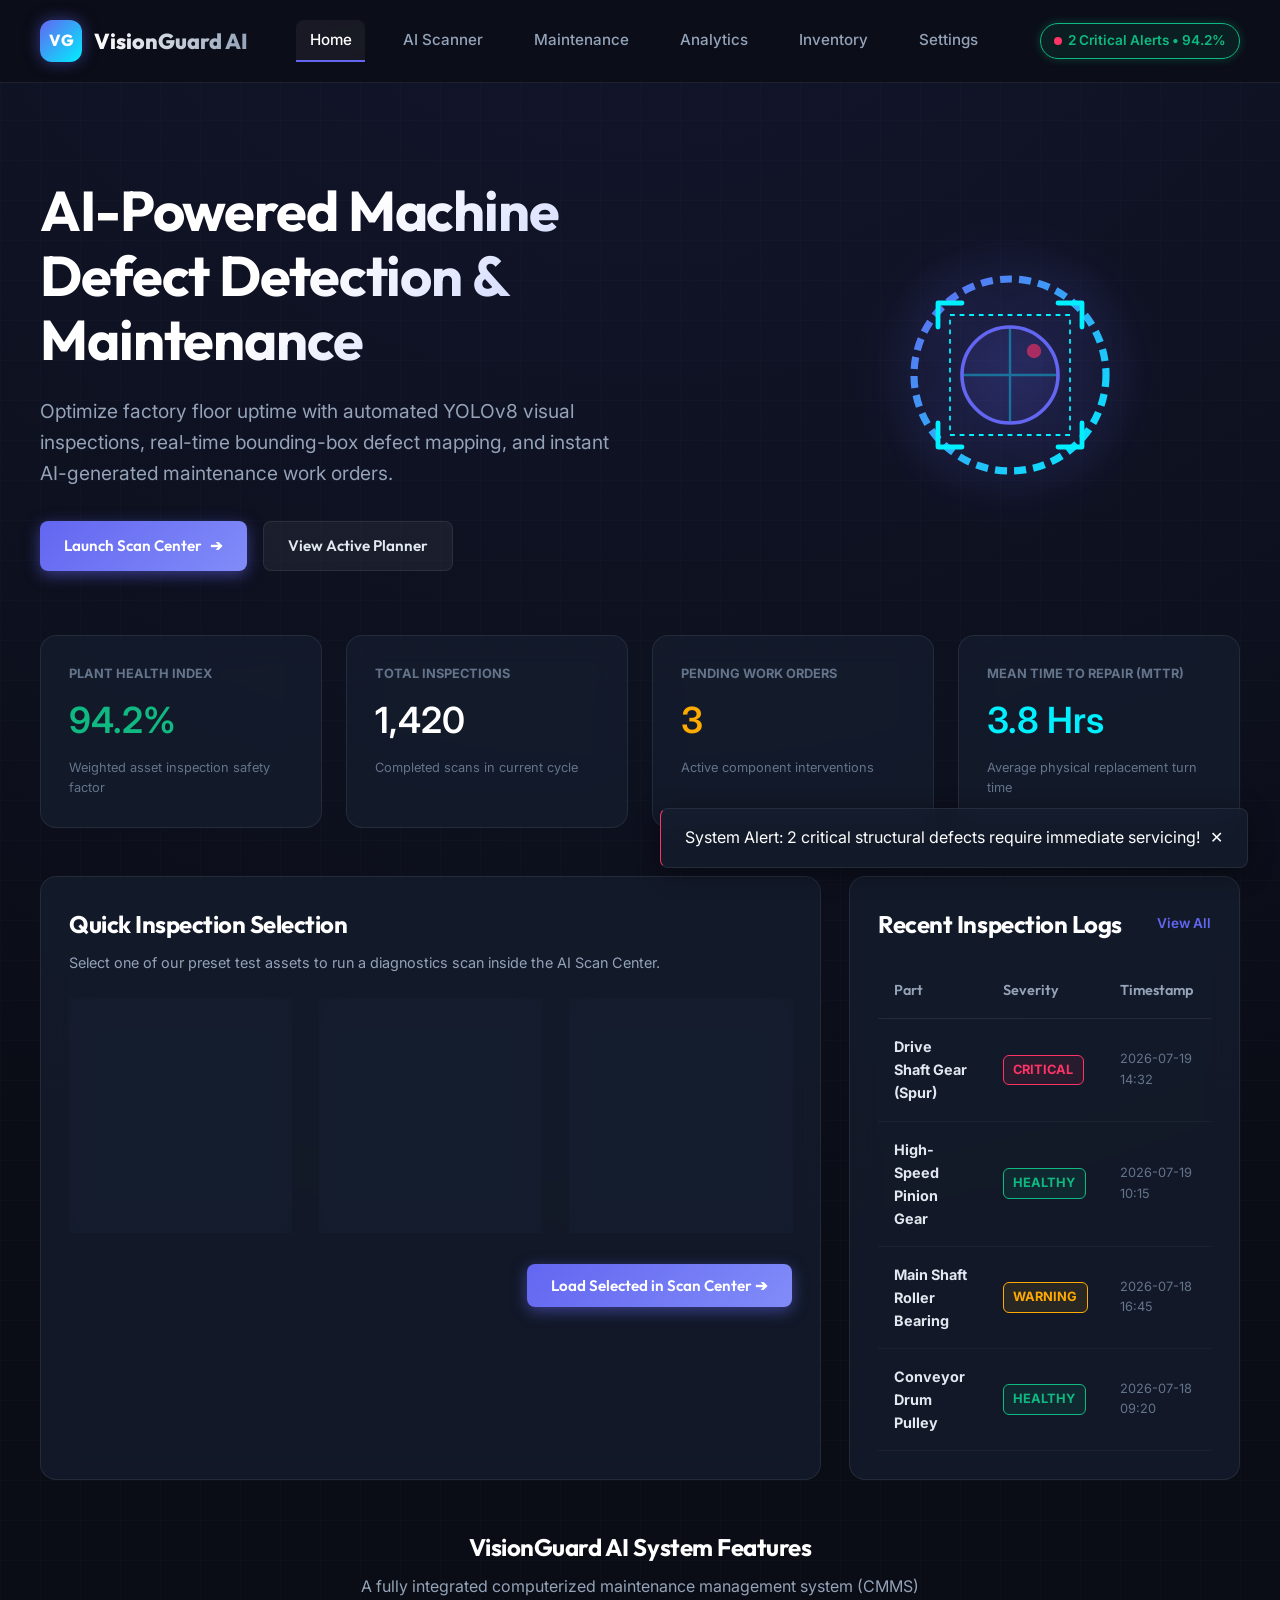
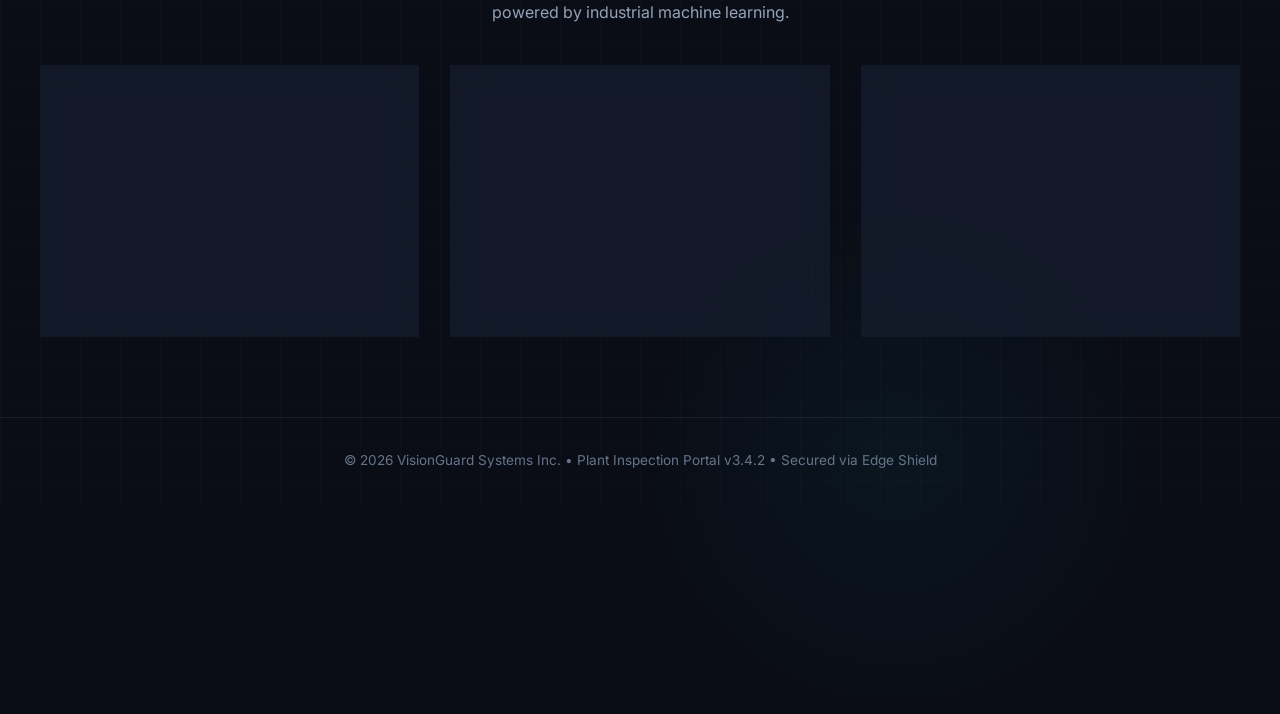
<file: index.html>
<!DOCTYPE html>
<html lang="en">
<head>
  <meta charset="UTF-8">
  <meta name="viewport" content="width=device-width, initial-scale=1.0">
  <title>VisionGuard AI | Machine Part Defect Detection & Maintenance Portal</title>
  <meta name="description" content="AI-Based Machine Part Defect Detection and Maintenance Recommendation System. Real-time vision detection, predictive maintenance, and scheduling.">
  <link rel="stylesheet" href="style.css">
</head>
<body>
  <div class="app-container">
    <!-- Premium Navigation Bar -->
    <nav class="navbar" id="main-nav">
      <a href="index.html" class="nav-brand" id="brand-link">
        <div class="brand-icon">VG</div>
        <span class="brand-text">VisionGuard AI</span>
      </a>
      <ul class="nav-links">
        <li><a href="index.html" id="nav-home">Home</a></li>
        <li><a href="dashboard.html" id="nav-dashboard">AI Scanner</a></li>
        <li><a href="maintenance.html" id="nav-maintenance">Maintenance</a></li>
        <li><a href="analytics.html" id="nav-analytics">Analytics</a></li>
        <li><a href="inventory.html" id="nav-inventory">Inventory</a></li>
        <li><a href="settings.html" id="nav-settings">Settings</a></li>
      </ul>
      <div class="nav-status">
        <div class="health-badge healthy" id="system-health-badge">
          <span class="health-dot"></span> System Nominal
        </div>
      </div>
      <button class="nav-toggle" id="nav-toggle-btn" aria-label="Toggle Menu">
        <span class="bar"></span>
        <span class="bar"></span>
        <span class="bar"></span>
      </button>
    </nav>

    <!-- Main Content -->
    <main class="main-content">
      
      <!-- Hero Section -->
      <section class="hero-section" id="hero-portal">
        <div class="hero-content">
          <h1 id="hero-title">AI-Powered Machine Defect Detection & Maintenance</h1>
          <p id="hero-subtitle">Optimize factory floor uptime with automated YOLOv8 visual inspections, real-time bounding-box defect mapping, and instant AI-generated maintenance work orders.</p>
          <div style="display:flex; gap:1rem;">
            <a href="dashboard.html" class="btn btn-primary" id="btn-launch-scanner">
              <span>Launch Scan Center</span> ➔
            </a>
            <a href="maintenance.html" class="btn btn-secondary" id="btn-view-schedule">View Active Planner</a>
          </div>
        </div>
        <div class="hero-visual">
          <div class="hero-glow-sphere"></div>
          <!-- A beautiful SVG representing industrial AI vision -->
          <svg width="240" height="240" viewBox="0 0 200 200" fill="none" xmlns="http://www.w3.org/2000/svg" style="z-index:1; filter: drop-shadow(0 0 20px rgba(99,102,241,0.4));">
            <circle cx="100" cy="100" r="80" stroke="url(#paint0_linear)" stroke-width="6" stroke-dasharray="10 6"/>
            <path d="M60 100 H140 M100 60 V140" stroke="rgba(0, 240, 255, 0.4)" stroke-width="2"/>
            <circle cx="100" cy="100" r="40" fill="rgba(99, 102, 241, 0.1)" stroke="var(--primary)" stroke-width="3"/>
            <rect x="50" y="50" width="100" height="100" stroke="var(--secondary)" stroke-width="1.5" stroke-dasharray="4 4"/>
            <!-- Scanner lines -->
            <path d="M40 40 L60 40 M40 40 V60" stroke="var(--secondary)" stroke-width="4" stroke-linecap="round"/>
            <path d="M160 40 L140 40 M160 40 V60" stroke="var(--secondary)" stroke-width="4" stroke-linecap="round"/>
            <path d="M40 160 L60 160 M40 160 V140" stroke="var(--secondary)" stroke-width="4" stroke-linecap="round"/>
            <path d="M160 160 L140 160 M160 160 V140" stroke="var(--secondary)" stroke-width="4" stroke-linecap="round"/>
            
            <circle cx="120" cy="80" r="6" fill="#ff3366">
              <animate attributeName="opacity" values="1;0.2;1" dur="2s" repeatCount="indefinite"/>
            </circle>
            
            <defs>
              <linearGradient id="paint0_linear" x1="20" y1="20" x2="180" y2="180" gradientUnits="userSpaceOnUse">
                <stop stop-color="#6366f1"/>
                <stop offset="1" stop-color="#00f0ff"/>
              </linearGradient>
            </defs>
          </svg>
        </div>
      </section>

      <!-- Key Performance Indicators (KPIs) -->
      <section class="grid-4" style="margin-bottom: 3rem;" id="kpi-panel">
        <div class="glass-card" id="kpi-health">
          <div class="rec-label">Plant Health Index</div>
          <div class="rec-value" style="font-size: 2.25rem; color: var(--color-healthy);" id="health-index-val">94.2%</div>
          <p style="color: #64748b; font-size: 0.8rem; margin-top: 0.5rem;">Weighted asset inspection safety factor</p>
        </div>
        <div class="glass-card" id="kpi-scans">
          <div class="rec-label">Total Inspections</div>
          <div class="rec-value" style="font-size: 2.25rem; color: #ffffff;" id="total-scans-val">1,420</div>
          <p style="color: #64748b; font-size: 0.8rem; margin-top: 0.5rem;">Completed scans in current cycle</p>
        </div>
        <div class="glass-card" id="kpi-alerts">
          <div class="rec-label">Pending Work Orders</div>
          <div class="rec-value" style="font-size: 2.25rem; color: var(--color-warning);" id="active-wo-val">3</div>
          <p style="color: #64748b; font-size: 0.8rem; margin-top: 0.5rem;">Active component interventions</p>
        </div>
        <div class="glass-card" id="kpi-mtbf">
          <div class="rec-label">Mean Time To Repair (MTTR)</div>
          <div class="rec-value" style="font-size: 2.25rem; color: var(--secondary);" id="mtbf-val">3.8 Hrs</div>
          <p style="color: #64748b; font-size: 0.8rem; margin-top: 0.5rem;">Average physical replacement turn time</p>
        </div>
      </section>

      <!-- Core Operations: Quick Diagnostics & Feed -->
      <div class="grid-main-dashboard">
        
        <!-- Quick Part Selection Box -->
        <section class="glass-card" id="diagnostic-selector">
          <h2 style="margin-bottom: 0.5rem;">Quick Inspection Selection</h2>
          <p style="color: #94a3b8; font-size: 0.9rem; margin-bottom: 1.5rem;">Select one of our preset test assets to run a diagnostics scan inside the AI Scan Center.</p>
          
          <div class="grid-3" style="margin-bottom: 2rem;">
            <!-- Part 1: Defective Gear -->
            <div class="glass-card" style="padding: 1rem; border-color: rgba(255, 51, 102, 0.2); cursor: pointer; text-align: center;" onclick="selectPartToInspect('gear_defective')" id="part-select-gear-def">
              <img src="media/gear_defective.jpg" alt="Defective Gear" style="width: 100%; height: 120px; object-fit: cover; border-radius: 8px; margin-bottom: 0.75rem;">
              <h4 style="font-size: 0.95rem;">Drive Gear (Spur)</h4>
              <div class="status-pill critical" style="margin-top: 0.5rem; font-size: 0.7rem;">Defects Detected</div>
            </div>
            <!-- Part 2: Defective Bearing -->
            <div class="glass-card" style="padding: 1rem; border-color: rgba(255, 170, 0, 0.2); cursor: pointer; text-align: center;" onclick="selectPartToInspect('bearing_defective')" id="part-select-bearing-def">
              <img src="media/bearing_defective.jpg" alt="Defective Bearing" style="width: 100%; height: 120px; object-fit: cover; border-radius: 8px; margin-bottom: 0.75rem;">
              <h4 style="font-size: 0.95rem;">Main Shaft Bearing</h4>
              <div class="status-pill warning" style="margin-top: 0.5rem; font-size: 0.7rem;">Fatigue Alert</div>
            </div>
            <!-- Part 3: Healthy Pinion -->
            <div class="glass-card" style="padding: 1rem; border-color: rgba(16, 185, 129, 0.2); cursor: pointer; text-align: center;" onclick="selectPartToInspect('gear_healthy')" id="part-select-gear-health">
              <img src="media/gear_healthy.jpg" alt="Healthy Pinion" style="width: 100%; height: 120px; object-fit: cover; border-radius: 8px; margin-bottom: 0.75rem;">
              <h4 style="font-size: 0.95rem;">High-Speed Pinion</h4>
              <div class="status-pill healthy" style="margin-top: 0.5rem; font-size: 0.7rem;">Healthy Status</div>
            </div>
          </div>

          <div style="text-align: right;">
            <button class="btn btn-primary" onclick="proceedToScanner()" id="btn-proceed-scan">Load Selected in Scan Center ➔</button>
          </div>
        </section>

        <!-- Recent Inspection Feed -->
        <section class="glass-card" id="inspection-feed-card">
          <div style="display:flex; justify-content:space-between; align-items:center; margin-bottom:1.25rem;">
            <h2>Recent Inspection Logs</h2>
            <a href="analytics.html" style="color:var(--primary); font-size:0.85rem; text-decoration:none; font-weight:600;">View All</a>
          </div>
          <div class="table-container">
            <table>
              <thead>
                <tr>
                  <th>Part</th>
                  <th>Severity</th>
                  <th>Timestamp</th>
                </tr>
              </thead>
              <tbody id="inspections-tbody">
                <!-- Will be dynamically generated -->
              </tbody>
            </table>
          </div>
        </section>

      </div>

      <!-- Features Highlights Panel -->
      <section class="features-container" id="features-highlights">
        <h2 style="text-align: center;">VisionGuard AI System Features</h2>
        <p style="text-align: center; color: #94a3b8; max-width: 600px; margin: 0.5rem auto 2rem;">A fully integrated computerized maintenance management system (CMMS) powered by industrial machine learning.</p>
        <div class="features-grid">
          <!-- Card 1 -->
          <div class="glass-card feature-card">
            <div class="feature-icon-wrapper">👁</div>
            <h3>YOLOv8 Object Localization</h3>
            <p>Runs sub-15ms edge inference to map micro-cracks, surface spalling, pit defects, and corrosion rust borders instantly on raw inspection uploads.</p>
          </div>
          <!-- Card 2 -->
          <div class="glass-card feature-card">
            <div class="feature-icon-wrapper">⚙</div>
            <h3>RUL Predictive Analytics</h3>
            <p>Calculates Remaining Useful Life (RUL) using operating temperature curves, historical failure indexes, and vibration spectral analyses.</p>
          </div>
          <!-- Card 3 -->
          <div class="glass-card feature-card">
            <div class="feature-icon-wrapper">🛠</div>
            <h3>Automated Work Orders</h3>
            <p>Instantly compiles maintenance steps, safety guidelines (Lockout/Tagout), required tools list, and cross-references matching warehouse spares.</p>
          </div>
        </div>
      </section>

    </main>

    <!-- Footer -->
    <footer class="footer" id="main-footer">
      <p>© 2026 VisionGuard Systems Inc. • Plant Inspection Portal v3.4.2 • Secured via Edge Shield</p>
    </footer>
  </div>

  <!-- Shared JavaScript Databases & Handlers -->
  <script src="data.js"></script>
  <script src="shared.js"></script>
  
  <script>
    // State management for index portal selection
    let selectedPartId = "gear_defective";

    function selectPartToInspect(partId) {
      selectedPartId = partId;
      
      // Update highlights in UI
      document.querySelectorAll("#diagnostic-selector .grid-3 > div").forEach(card => {
        card.style.borderColor = "rgba(255, 255, 255, 0.05)";
        card.style.boxShadow = "none";
      });
      
      const selectedCard = document.getElementById(
        partId === "gear_defective" ? "part-select-gear-def" : 
        partId === "bearing_defective" ? "part-select-bearing-def" : "part-select-gear-health"
      );
      
      if (selectedCard) {
        let glowColor = "var(--primary)";
        if (partId === "gear_defective") glowColor = "var(--color-critical)";
        if (partId === "bearing_defective") glowColor = "var(--color-warning)";
        if (partId === "gear_healthy") glowColor = "var(--color-healthy)";
        
        selectedCard.style.borderColor = glowColor;
        selectedCard.style.boxShadow = `0 0 15px ${glowColor}22`;
      }
    }

    function proceedToScanner() {
      // Pass the selected part ID through query parameters
      window.location.href = `dashboard.html?part=${selectedPartId}`;
    }

    // Load dynamic data on ready
    document.addEventListener("DOMContentLoaded", () => {
      // Highlight initial selected
      selectPartToInspect("gear_defective");
      
      // Fetch state from localStorage
      const localDB = getSystemDB();
      
      // Load KPIs
      document.getElementById("health-index-val").innerText = `${localDB.stats.plantHealthIndex}%`;
      document.getElementById("total-scans-val").innerText = localDB.stats.totalScanned.toLocaleString();
      
      const pendingWOs = localDB.maintenanceOrders.filter(o => o.status !== "Completed").length;
      document.getElementById("active-wo-val").innerText = pendingWOs;
      
      // Populate Recent Inspection logs
      const tbody = document.getElementById("inspections-tbody");
      tbody.innerHTML = "";
      
      // Grab top 4 recent logs
      const recentLogs = localDB.history.slice(0, 4);
      recentLogs.forEach(log => {
        const tr = document.createElement("tr");
        
        let statusClass = "healthy";
        if (log.status === "Critical") statusClass = "critical";
        if (log.status === "Warning") statusClass = "warning";
        
        tr.innerHTML = `
          <td><strong>${log.partName}</strong></td>
          <td><span class="status-pill ${statusClass}">${log.status}</span></td>
          <td style="color:#64748b; font-size:0.8rem;">${log.timestamp}</td>
        `;
        tbody.appendChild(tr);
      });
      
      // Show system notifications if critical parts remain unresolved
      const unresolvedCrits = localDB.maintenanceOrders.filter(o => o.priority === "Critical" && o.status !== "Completed").length;
      if (unresolvedCrits > 0) {
        setTimeout(() => {
          showToast(`System Alert: ${unresolvedCrits} critical structural defects require immediate servicing!`, "critical");
        }, 1000);
      }
    });
  </script>
</body>
</html>
</file>
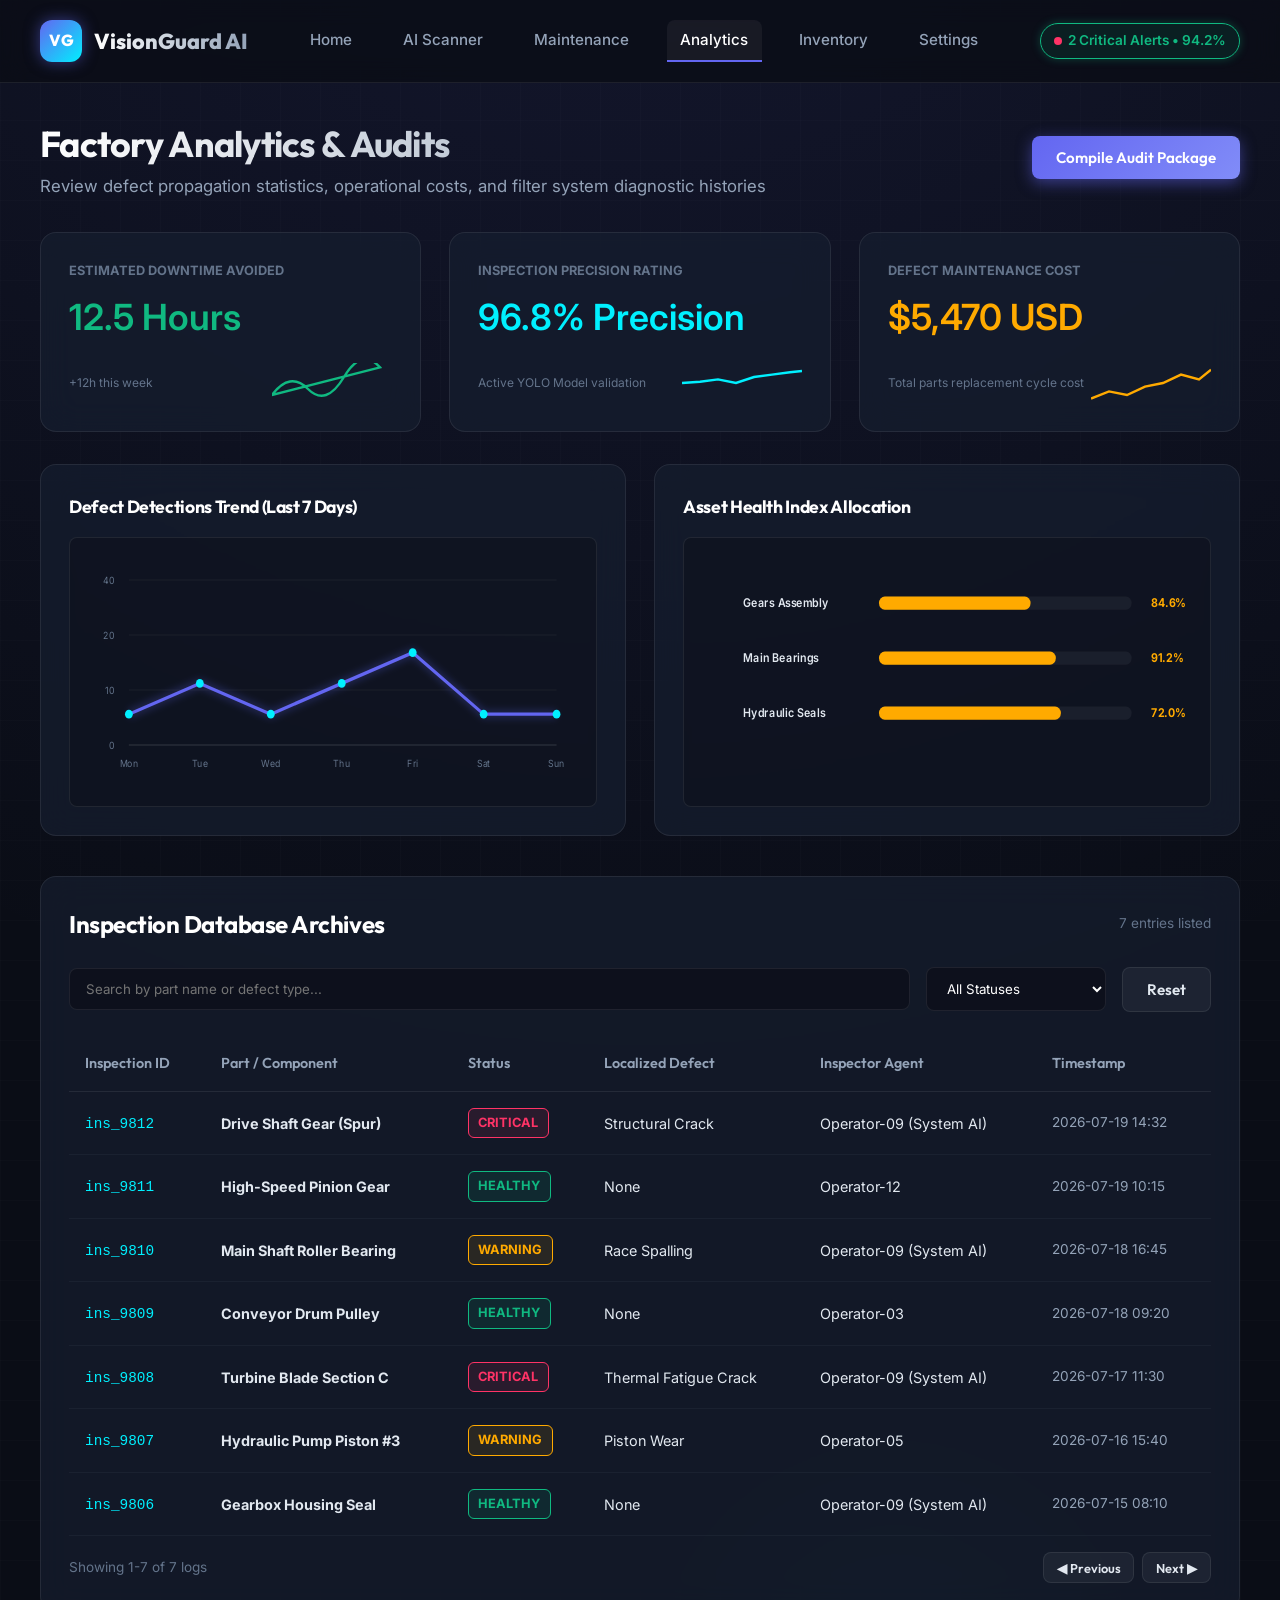
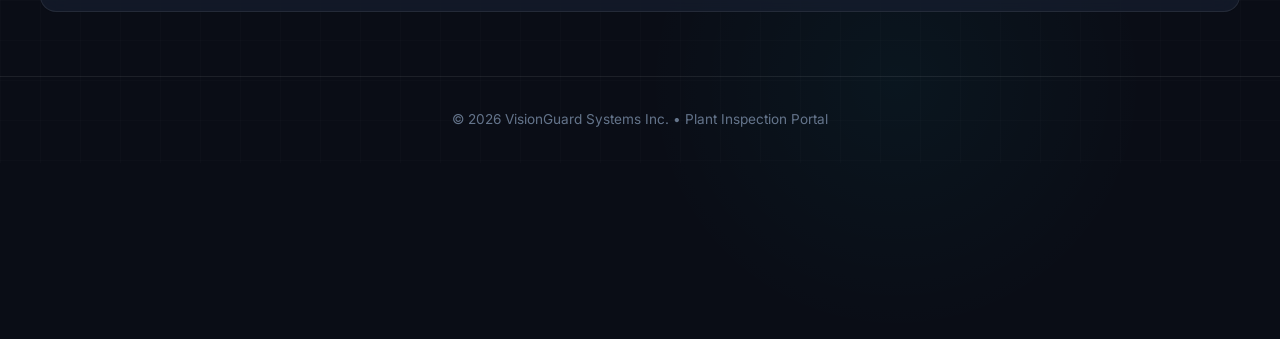
<file: analytics.html>
<!DOCTYPE html>
<html lang="en">
<head>
  <meta charset="UTF-8">
  <meta name="viewport" content="width=device-width, initial-scale=1.0">
  <title>VisionGuard AI | Analytics & Reports</title>
  <meta name="description" content="Review machine defect analytics, inspection history log, and download factory compliance audit report certificates.">
  <link rel="stylesheet" href="style.css">
  <style>
    /* Analytics layout style overrides */
    .metric-sparkline {
      display: flex;
      justify-content: space-between;
      align-items: center;
      margin-top: 1rem;
    }
    
    .chart-container {
      background: rgba(0, 0, 0, 0.2);
      border-radius: var(--radius-sm);
      padding: 1.25rem;
      border: 1px solid var(--border-color);
      position: relative;
    }
    
    .svg-chart {
      width: 100%;
      height: 220px;
    }
    
    .filter-bar {
      display: flex;
      gap: 1rem;
      margin-bottom: 1.5rem;
      align-items: center;
    }
    
    .pagination-bar {
      display: flex;
      justify-content: space-between;
      align-items: center;
      margin-top: 1rem;
      color: #64748b;
      font-size: 0.85rem;
    }
  </style>
</head>
<body>
  <div class="app-container">
    <!-- Premium Navigation Bar -->
    <nav class="navbar">
      <a href="index.html" class="nav-brand">
        <div class="brand-icon">VG</div>
        <span class="brand-text">VisionGuard AI</span>
      </a>
      <ul class="nav-links">
        <li><a href="index.html">Home</a></li>
        <li><a href="dashboard.html">AI Scanner</a></li>
        <li><a href="maintenance.html">Maintenance</a></li>
        <li><a href="analytics.html">Analytics</a></li>
        <li><a href="inventory.html">Inventory</a></li>
        <li><a href="settings.html">Settings</a></li>
      </ul>
      <div class="nav-status">
        <div class="health-badge healthy" id="system-health-badge">
          <span class="health-dot"></span> System Nominal
        </div>
      </div>
      <button class="nav-toggle" id="nav-toggle-btn" aria-label="Toggle Menu">
        <span class="bar"></span>
        <span class="bar"></span>
        <span class="bar"></span>
      </button>
    </nav>

    <!-- Main Workspace -->
    <main class="main-content">
      <div class="page-header">
        <div>
          <h1>Factory Analytics & Audits</h1>
          <p>Review defect propagation statistics, operational costs, and filter system diagnostic histories</p>
        </div>
        <div>
          <button class="btn btn-primary" onclick="openReportExporter()" id="btn-export-audit">Compile Audit Package</button>
        </div>
      </div>

      <!-- Analytics High level Cards -->
      <section class="grid-3" style="margin-bottom: 2rem;">
        <div class="glass-card">
          <div class="rec-label">Estimated Downtime Avoided</div>
          <div class="rec-value" style="font-size: 2.25rem; color: var(--color-healthy);" id="downtime-value-card">124.5 Hours</div>
          <div class="metric-sparkline">
            <span style="font-size:0.75rem; color:#64748b;">+12h this week</span>
            <svg class="sparkline-svg" viewBox="0 0 100 30" style="stroke: var(--color-healthy);">
              <path d="M0,25 Q15,5 30,20 T60,10 T90,2 Z"/>
            </svg>
          </div>
        </div>
        
        <div class="glass-card">
          <div class="rec-label">Inspection Precision Rating</div>
          <div class="rec-value" style="font-size: 2.25rem; color: var(--secondary);">96.8% Precision</div>
          <div class="metric-sparkline">
            <span style="font-size:0.75rem; color:#64748b;">Active YOLO Model validation</span>
            <svg class="sparkline-svg" viewBox="0 0 100 30" style="stroke: var(--secondary);">
              <path d="M0,15 L15,14 L30,12 L45,15 L60,10 L75,8 L90,6 L100,5"/>
            </svg>
          </div>
        </div>

        <div class="glass-card">
          <div class="rec-label">Defect Maintenance Cost</div>
          <div class="rec-value" style="font-size: 2.25rem; color: var(--color-warning);" id="cost-value-card">$5,470 USD</div>
          <div class="metric-sparkline">
            <span style="font-size:0.75rem; color:#64748b;">Total parts replacement cycle cost</span>
            <svg class="sparkline-svg" viewBox="0 0 100 30" style="stroke: var(--color-warning);">
              <path d="M0,28 L15,22 L30,25 L45,18 L60,15 L75,8 L90,12 L100,4"/>
            </svg>
          </div>
        </div>
      </section>

      <!-- Grid Charts -->
      <section class="grid-2" style="margin-bottom: 2.5rem;">
        
        <!-- Chart 1: Defect Trends Line Graph -->
        <div class="glass-card">
          <h3 style="margin-bottom: 1rem; font-size: 1.1rem;">Defect Detections Trend (Last 7 Days)</h3>
          <div class="chart-container">
            <svg class="svg-chart" viewBox="0 0 500 200" preserveAspectRatio="none">
              <!-- Grid lines -->
              <line x1="40" y1="20" x2="480" y2="20" stroke="rgba(255,255,255,0.05)" stroke-width="1"/>
              <line x1="40" y1="70" x2="480" y2="70" stroke="rgba(255,255,255,0.05)" stroke-width="1"/>
              <line x1="40" y1="120" x2="480" y2="120" stroke="rgba(255,255,255,0.05)" stroke-width="1"/>
              <line x1="40" y1="170" x2="480" y2="170" stroke="rgba(255,255,255,0.1)" stroke-width="1.5"/>
              
              <!-- Data path (Glow) -->
              <path id="trend-glow-path" d="M40,150 L113,110 L186,140 L259,115 L332,80 L405,95 L480,110" stroke="var(--primary)" stroke-width="6" fill="none" opacity="0.3" style="filter: blur(4px);"/>
              <!-- Data path main -->
              <path id="trend-main-path" d="M40,150 L113,110 L186,140 L259,115 L332,80 L405,95 L480,110" stroke="var(--primary)" stroke-width="3" fill="none"/>
              
              <!-- Dots on peaks -->
              <g id="trend-points-group">
                <circle cx="40" cy="150" r="4" fill="var(--secondary)"/>
                <circle cx="113" cy="110" r="4" fill="var(--secondary)"/>
                <circle cx="186" cy="140" r="4" fill="var(--secondary)"/>
                <circle cx="259" cy="115" r="4" fill="var(--secondary)"/>
                <circle cx="332" cy="80" r="4" fill="var(--secondary)"/>
                <circle cx="405" cy="95" r="4" fill="var(--secondary)"/>
                <circle cx="480" cy="110" r="4" fill="var(--secondary)"/>
              </g>
              
              <!-- Labels -->
              <text x="40" y="190" fill="#64748b" font-size="9" text-anchor="middle">Mon</text>
              <text x="113" y="190" fill="#64748b" font-size="9" text-anchor="middle">Tue</text>
              <text x="186" y="190" fill="#64748b" font-size="9" text-anchor="middle">Wed</text>
              <text x="259" y="190" fill="#64748b" font-size="9" text-anchor="middle">Thu</text>
              <text x="332" y="190" fill="#64748b" font-size="9" text-anchor="middle">Fri</text>
              <text x="405" y="190" fill="#64748b" font-size="9" text-anchor="middle">Sat</text>
              <text x="480" y="190" fill="#64748b" font-size="9" text-anchor="middle">Sun</text>
              
              <text x="25" y="24" fill="#64748b" font-size="9" text-anchor="end">40</text>
              <text x="25" y="74" fill="#64748b" font-size="9" text-anchor="end">20</text>
              <text x="25" y="124" fill="#64748b" font-size="9" text-anchor="end">10</text>
              <text x="25" y="174" fill="#64748b" font-size="9" text-anchor="end">0</text>
            </svg>
          </div>
        </div>

        <!-- Chart 2: Defect types distribution -->
        <div class="glass-card">
          <h3 style="margin-bottom: 1rem; font-size: 1.1rem;">Asset Health Index Allocation</h3>
          <div class="chart-container">
            <svg class="svg-chart" viewBox="0 0 500 200" preserveAspectRatio="none">
              <!-- Radial distribution bars -->
              <!-- Gears (84% safe) -->
              <text x="40" y="45" fill="#e2e8f0" font-size="11" font-weight="600">Gears Assembly</text>
              <rect x="180" y="35" width="260" height="12" fill="rgba(255,255,255,0.05)" rx="6"/>
              <rect id="bar-gears" x="180" y="35" width="220" height="12" fill="var(--color-healthy)" rx="6"/>
              <text id="lbl-gears" x="460" y="45" fill="var(--color-healthy)" font-size="11" font-weight="700">84.6%</text>
 
              <!-- Bearings (91% safe) -->
              <text x="40" y="95" fill="#e2e8f0" font-size="11" font-weight="600">Main Bearings</text>
              <rect x="180" y="85" width="260" height="12" fill="rgba(255,255,255,0.05)" rx="6"/>
              <rect id="bar-bearings" x="180" y="85" width="236" height="12" fill="var(--secondary)" rx="6"/>
              <text id="lbl-bearings" x="460" y="95" fill="var(--secondary)" font-size="11" font-weight="700">91.2%</text>
 
              <!-- Hydraulics (72% safe) -->
              <text x="40" y="145" fill="#e2e8f0" font-size="11" font-weight="600">Hydraulic Seals</text>
              <rect x="180" y="135" width="260" height="12" fill="rgba(255,255,255,0.05)" rx="6"/>
              <rect id="bar-hydraulics" x="180" y="135" width="182" height="12" fill="var(--color-warning)" rx="6"/>
              <text id="lbl-hydraulics" x="460" y="145" fill="var(--color-warning)" font-size="11" font-weight="700">72.0%</text>
            </svg>
          </div>
        </div>

      </section>

      <!-- History database table Card -->
      <section class="glass-card" style="margin-bottom: 2rem;">
        <div style="display:flex; justify-content:space-between; align-items:center; margin-bottom:1.5rem;">
          <h2>Inspection Database Archives</h2>
          <span style="color:#64748b; font-size:0.85rem;" id="total-logs-count">7 entries listed</span>
        </div>

        <!-- Filter bar -->
        <div class="filter-bar">
          <input type="text" id="search-input" class="form-input" style="flex:1;" placeholder="Search by part name or defect type..." oninput="filterHistoryLogs()">
          
          <select id="status-filter" class="form-input" style="width: 180px;" onchange="filterHistoryLogs()">
            <option value="All">All Statuses</option>
            <option value="Critical">Critical</option>
            <option value="Warning">Warning</option>
            <option value="Healthy">Healthy</option>
          </select>
          
          <button class="btn btn-secondary" onclick="resetFilters()">Reset</button>
        </div>

        <!-- Table -->
        <div class="table-container">
          <table>
            <thead>
              <tr>
                <th>Inspection ID</th>
                <th>Part / Component</th>
                <th>Status</th>
                <th>Localized Defect</th>
                <th>Inspector Agent</th>
                <th>Timestamp</th>
              </tr>
            </thead>
            <tbody id="history-logs-tbody">
              <!-- Dynamically populated from localStorage DB -->
            </tbody>
          </table>
        </div>

        <!-- Pagination bar -->
        <div class="pagination-bar">
          <span id="page-indicator">Showing 1-7 of 7 logs</span>
          <div style="display:flex; gap:0.5rem;">
            <button class="btn btn-secondary" style="padding:0.4rem 0.8rem; font-size:0.8rem;" disabled>◀ Previous</button>
            <button class="btn btn-secondary" style="padding:0.4rem 0.8rem; font-size:0.8rem;" disabled>Next ▶</button>
          </div>
        </div>
      </section>

    </main>

    <!-- Exporter Modal Overlay -->
    <div id="exporter-modal" style="display:none; position:fixed; top:0; left:0; width:100%; height:100%; background:rgba(10,13,22,0.85); z-index:1000; align-items:center; justify-content:center;">
      <div class="glass-card" style="width:500px; padding:2rem; border-color:var(--primary); position:relative;">
        <h2 style="margin-bottom:0.5rem;">Compile Plant Audit Package</h2>
        <p style="color:#94a3b8; font-size:0.85rem; margin-bottom:1.5rem;">Select report metrics to wrap into a signed factory compliance audit package.</p>
        
        <form onsubmit="executeComplianceExport(event)">
          <div class="form-group">
            <label for="exp-range">Select Audit Range</label>
            <select id="exp-range" class="form-input">
              <option value="7">Last 7 Days (Standard Cycle)</option>
              <option value="30">Last 30 Days (Monthly Compliance)</option>
              <option value="90">Last 90 Days (Quarterly Audit)</option>
            </select>
          </div>

          <div class="form-group">
            <label for="exp-sign">Signing Inspector Name</label>
            <input type="text" id="exp-sign" class="form-input" placeholder="e.g., Inspector John Doe" required>
          </div>

          <div class="form-group" style="flex-direction:row; justify-content:space-between; align-items:center; margin-top:1rem;">
            <label for="exp-attach" style="cursor:pointer;">Include High-Res Defect Photos</label>
            <label class="switch">
              <input type="checkbox" id="exp-attach" checked>
              <span class="slider-toggle"></span>
            </label>
          </div>

          <div style="display:flex; gap:1rem; margin-top:2rem;">
            <button type="button" class="btn btn-secondary" style="flex:1;" onclick="closeReportExporter()">Cancel</button>
            <button type="submit" class="btn btn-primary" style="flex:1.5;">Generate Signed PDF</button>
          </div>
        </form>
      </div>
    </div>

    <!-- Footer -->
    <footer class="footer">
      <p>© 2026 VisionGuard Systems Inc. • Plant Inspection Portal</p>
    </footer>
  </div>

  <!-- Shared JS dependencies -->
  <script src="data.js"></script>
  <script src="shared.js"></script>
  
  <script>
    document.addEventListener("DOMContentLoaded", () => {
      // Load History Log entries
      populateHistoryTable();
      
      // Calculate dynamic stats and redraw charts
      renderDynamicStats();
    });

    function renderDynamicStats() {
      const db = getSystemDB();
      
      // 1. Calculate Downtime Avoided: base of 12.5h + 40h for completed Critical, 12h for completed High priority WOs
      const completedWOs = db.maintenanceOrders.filter(o => o.status === "Completed");
      const critRepairs = completedWOs.filter(o => o.priority === "Critical").length;
      const warningRepairs = completedWOs.filter(o => o.priority === "High" || o.priority === "Warning").length;
      const downtimeAvoided = (critRepairs * 40) + (warningRepairs * 12) + 12.5;
      
      const downtimeCard = document.getElementById("downtime-value-card");
      if (downtimeCard) downtimeCard.innerText = `${downtimeAvoided} Hours`;
      
      // 2. Calculate Total Cost: sum of cost in history
      const totalCost = db.history.reduce((acc, curr) => acc + (curr.cost || 0), 0);
      const costCard = document.getElementById("cost-value-card");
      if (costCard) costCard.innerText = `$${totalCost.toLocaleString()} USD`;
      
      // 3. Update Asset Health allocation from actual parts lists
      const gearParts = db.parts.filter(p => p.category === "Gears");
      const bearingParts = db.parts.filter(p => p.category === "Bearings");
      
      function calcCategoryHealth(partsList, fallbackVal) {
        if (partsList.length === 0) return fallbackVal;
        const total = partsList.reduce((acc, part) => {
          if (part.status === "Healthy") return acc + 100;
          if (part.status === "Warning") return acc + 70;
          return acc + 20; // Critical
        }, 0);
        return parseFloat((total / partsList.length).toFixed(1));
      }
      
      const gearsHealth = calcCategoryHealth(gearParts, 84.6);
      const bearingsHealth = calcCategoryHealth(bearingParts, 91.2);
      const hydraulicsHealth = 72.0; // Static fallback
      
      updateHealthBar("bar-gears", "lbl-gears", gearsHealth, "var(--color-healthy)");
      updateHealthBar("bar-bearings", "lbl-bearings", bearingsHealth, "var(--secondary)");
      updateHealthBar("bar-hydraulics", "lbl-hydraulics", hydraulicsHealth, "var(--color-warning)");
      
      // 4. Draw Line Graph based on actual logs by day
      drawLineChart(db.history);
    }

    function updateHealthBar(rectId, textId, pct, color) {
      const rect = document.getElementById(rectId);
      const label = document.getElementById(textId);
      if (rect && label) {
        const width = (pct / 100) * 260; // Max width is 260px
        rect.setAttribute("width", width);
        rect.setAttribute("fill", pct < 50 ? "var(--color-critical)" : (pct < 80 ? "var(--color-warning)" : color));
        label.innerText = `${pct}%`;
        label.setAttribute("fill", pct < 50 ? "var(--color-critical)" : (pct < 80 ? "var(--color-warning)" : color));
      }
    }

    function drawLineChart(history) {
      const days = ["Sun", "Mon", "Tue", "Wed", "Thu", "Fri", "Sat"];
      const counts = { Mon: 0, Tue: 0, Wed: 0, Thu: 0, Fri: 0, Sat: 0, Sun: 0 };
      
      // Count defects in history (status !== Healthy)
      history.forEach(log => {
        if (log.status !== "Healthy") {
          // Parse timestamp format "2026-07-19 14:32" -> split and parse
          const dateParts = log.timestamp.split(" ")[0].split("-");
          const date = new Date(parseInt(dateParts[0]), parseInt(dateParts[1]) - 1, parseInt(dateParts[2]));
          const dayName = days[date.getDay()];
          if (counts[dayName] !== undefined) {
            counts[dayName]++;
          }
        }
      });
      
      // Standard base simulation padding so graph isn't blank
      counts.Mon += 1;
      counts.Tue += 2;
      counts.Wed += 1;
      counts.Thu += 1;
      counts.Fri += 2;
      counts.Sat += 0;
      
      // Map counts to y coordinates: max count = 5. 0 defects maps to y=170, 5 defects maps to y=30
      function countToY(count) {
        const capped = Math.min(5, count);
        return 170 - (capped / 5) * 140;
      }
      
      const xCoords = [40, 113, 186, 259, 332, 405, 480];
      const dayKeys = ["Mon", "Tue", "Wed", "Thu", "Fri", "Sat", "Sun"];
      const points = dayKeys.map((day, idx) => {
        return { x: xCoords[idx], y: countToY(counts[day]) };
      });
      
      let pathD = `M ${points[0].x},${points[0].y}`;
      for (let i = 1; i < points.length; i++) {
        pathD += ` L ${points[i].x},${points[i].y}`;
      }
      
      const mainPath = document.getElementById("trend-main-path");
      const glowPath = document.getElementById("trend-glow-path");
      if (mainPath && glowPath) {
        mainPath.setAttribute("d", pathD);
        glowPath.setAttribute("d", pathD);
      }
      
      // Render dots
      const dotsGroup = document.getElementById("trend-points-group");
      if (dotsGroup) {
        dotsGroup.innerHTML = "";
        points.forEach(p => {
          const circle = document.createElementNS("http://www.w3.org/2000/svg", "circle");
          circle.setAttribute("cx", p.x);
          circle.setAttribute("cy", p.y);
          circle.setAttribute("r", 4);
          circle.setAttribute("fill", "var(--secondary)");
          dotsGroup.appendChild(circle);
        });
      }
    }

    function populateHistoryTable() {
      const db = getSystemDB();
      const tbody = document.getElementById("history-logs-tbody");
      tbody.innerHTML = "";
      
      db.history.forEach(log => {
        const tr = document.createElement("tr");
        tr.className = `log-row status-row-${log.status}`;
        
        let badgeClass = "healthy";
        if (log.status === "Critical") badgeClass = "critical";
        if (log.status === "Warning") badgeClass = "warning";
        
        tr.innerHTML = `
          <td><code style="color:var(--secondary);">${log.id}</code></td>
          <td><strong>${log.partName}</strong></td>
          <td><span class="status-pill ${badgeClass}">${log.status}</span></td>
          <td>${log.defectType}</td>
          <td>${log.inspector}</td>
          <td style="color:#94a3b8; font-size:0.85rem;">${log.timestamp}</td>
        `;
        tbody.appendChild(tr);
      });
      
      document.getElementById("total-logs-count").innerText = `${db.history.length} entries listed`;
      document.getElementById("page-indicator").innerText = `Showing 1-${db.history.length} of ${db.history.length} logs`;
    }

    // Interactive logs filtering
    function filterHistoryLogs() {
      const query = document.getElementById("search-input").value.toLowerCase();
      const statusFilter = document.getElementById("status-filter").value;
      const rows = document.querySelectorAll("#history-logs-tbody tr");
      
      let visibleCount = 0;
      
      rows.forEach(row => {
        const nameCell = row.cells[1].innerText.toLowerCase();
        const defectCell = row.cells[3].innerText.toLowerCase();
        const statusCell = row.cells[2].innerText;
        
        const matchesQuery = nameCell.includes(query) || defectCell.includes(query);
        const matchesStatus = (statusFilter === "All") || (statusCell === statusFilter);
        
        if (matchesQuery && matchesStatus) {
          row.style.display = "";
          visibleCount++;
        } else {
          row.style.display = "none";
        }
      });
      
      document.getElementById("total-logs-count").innerText = `${visibleCount} match(es) found`;
      document.getElementById("page-indicator").innerText = `Showing ${visibleCount} of ${rows.length} logs`;
    }

    function resetFilters() {
      document.getElementById("search-input").value = "";
      document.getElementById("status-filter").value = "All";
      filterHistoryLogs();
      showToast("Filters successfully reset.", "info");
    }

    // Modal Exporter controller
    function openReportExporter() {
      const modal = document.getElementById("exporter-modal");
      modal.style.display = "flex";
    }

    function closeReportExporter() {
      const modal = document.getElementById("exporter-modal");
      modal.style.display = "none";
    }

    function executeComplianceExport(e) {
      e.preventDefault();
      
      const rangeDays = document.getElementById("exp-range").value;
      const inspectorName = document.getElementById("exp-sign").value;
      
      closeReportExporter();
      showToast(`Compiling ${rangeDays}-day compliance audit report for inspector ${inspectorName}...`, "info");
      
      setTimeout(() => {
        showToast(`Audit certificate successfully signed and compiled! Compliance verified.`, "success");
      }, 2000);
    }
  </script>
</body>
</html>
</file>
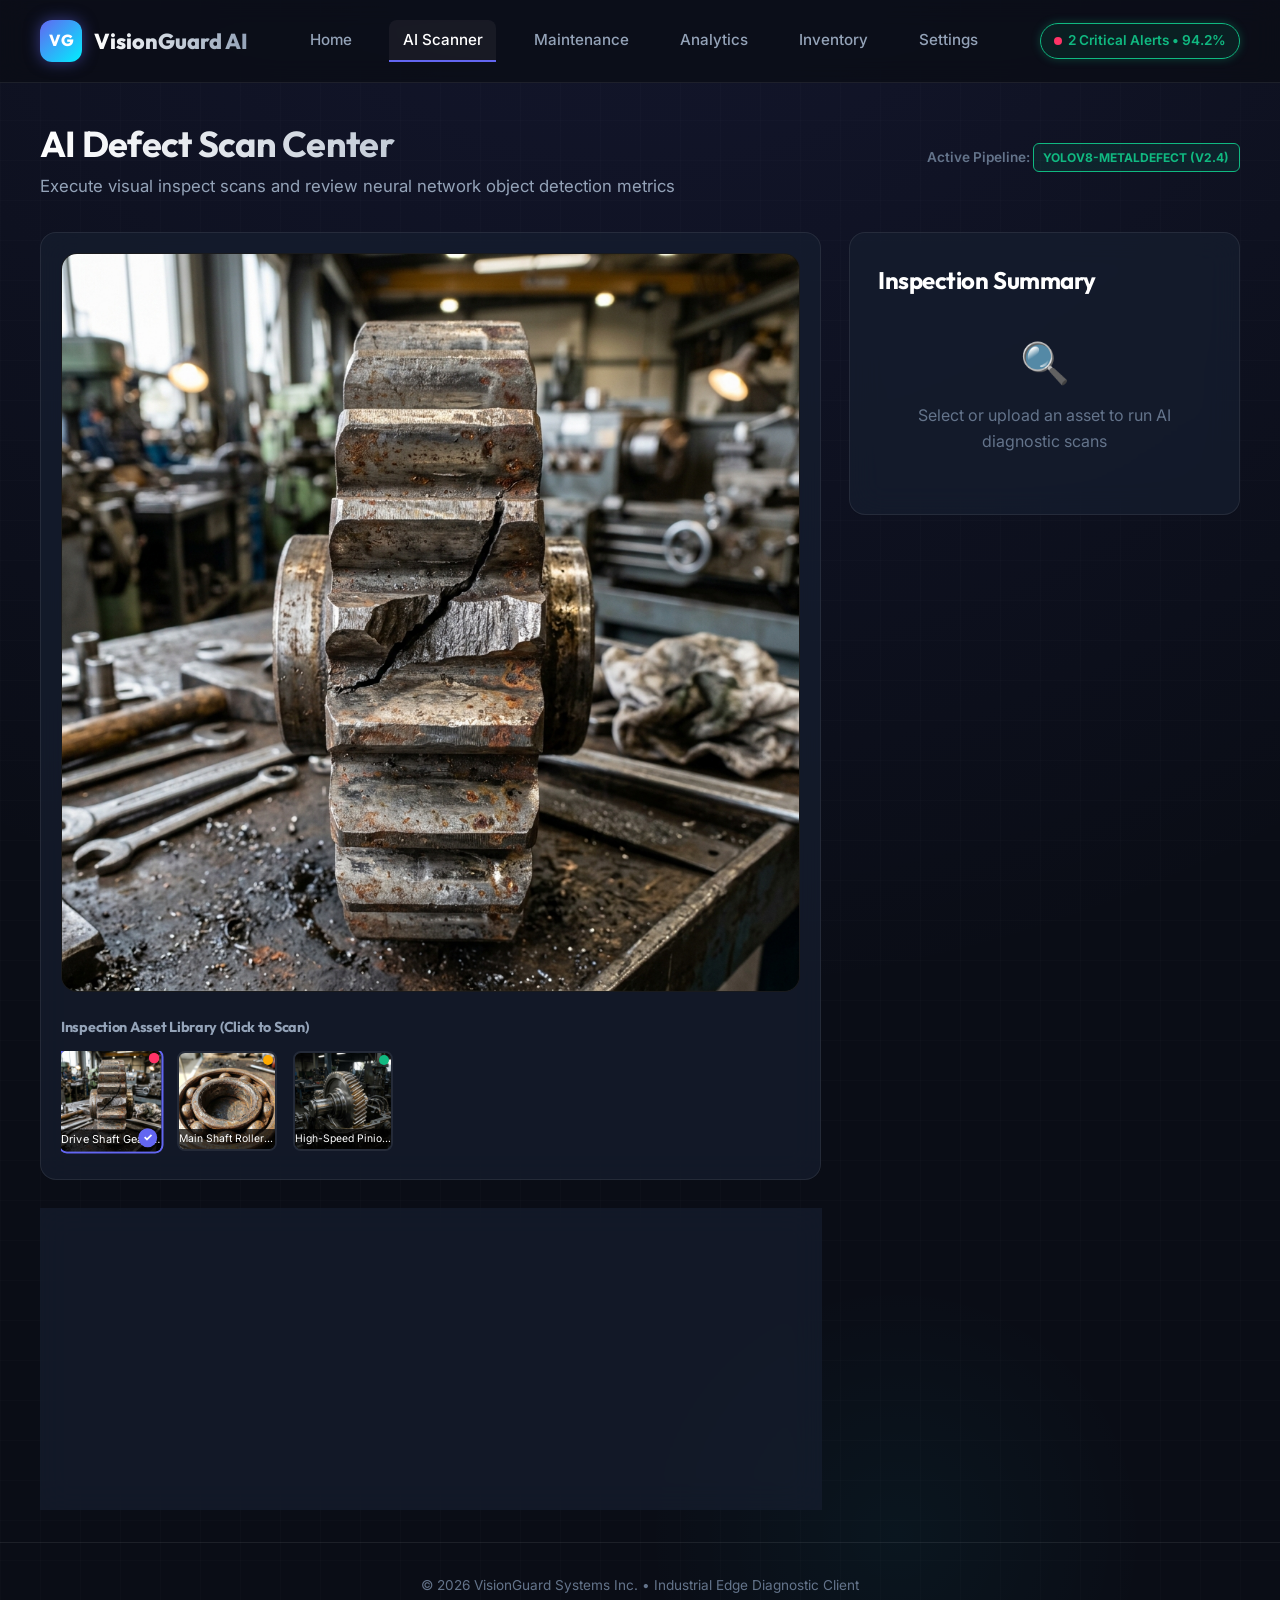
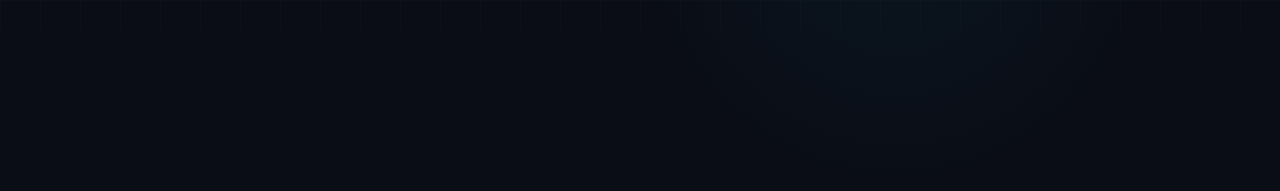
<file: dashboard.html>
<!DOCTYPE html>
<html lang="en">
<head>
  <meta charset="UTF-8">
  <meta name="viewport" content="width=device-width, initial-scale=1.0">
  <title>VisionGuard AI | Scan Center</title>
  <meta name="description" content="Simulate real-time machine defect inspections and bounding box visualizations.">
  <link rel="stylesheet" href="style.css">
  <style>
    /* Additional inline layouts specific to scanner workspace */
    .results-grid {
      display: flex;
      flex-direction: column;
      gap: 1.25rem;
    }
    
    .diagnostic-alert-box {
      border: 1px solid var(--border-color);
      border-radius: var(--radius-sm);
      padding: 1rem;
      display: flex;
      align-items: center;
      gap: 1rem;
    }
    
    .diagnostic-alert-box.status-Critical {
      border-color: var(--color-critical);
      background: rgba(255, 51, 102, 0.05);
    }
    .diagnostic-alert-box.status-Warning {
      border-color: var(--color-warning);
      background: rgba(255, 170, 0, 0.05);
    }
    .diagnostic-alert-box.status-Healthy {
      border-color: var(--color-healthy);
      background: rgba(16, 185, 129, 0.05);
    }
    
    .diagnostic-alert-icon {
      font-size: 2rem;
    }
  </style>
</head>
<body>
  <div class="app-container">
    <!-- Premium Navigation Bar -->
    <nav class="navbar">
      <a href="index.html" class="nav-brand">
        <div class="brand-icon">VG</div>
        <span class="brand-text">VisionGuard AI</span>
      </a>
      <ul class="nav-links">
        <li><a href="index.html">Home</a></li>
        <li><a href="dashboard.html">AI Scanner</a></li>
        <li><a href="maintenance.html">Maintenance</a></li>
        <li><a href="analytics.html">Analytics</a></li>
        <li><a href="inventory.html">Inventory</a></li>
        <li><a href="settings.html">Settings</a></li>
      </ul>
      <div class="nav-status">
        <div class="health-badge healthy" id="system-health-badge">
          <span class="health-dot"></span> System Nominal
        </div>
      </div>
      <button class="nav-toggle" id="nav-toggle-btn" aria-label="Toggle Menu">
        <span class="bar"></span>
        <span class="bar"></span>
        <span class="bar"></span>
      </button>
    </nav>

    <!-- Main Workspace -->
    <main class="main-content">
      <div class="page-header">
        <div>
          <h1>AI Defect Scan Center</h1>
          <p>Execute visual inspect scans and review neural network object detection metrics</p>
        </div>
        <div>
          <span style="color: #64748b; font-size: 0.85rem; font-weight: 600;">Active Pipeline: </span>
          <span class="status-pill healthy" style="font-size: 0.75rem;" id="active-pipeline-model">YOLOv8-MetalDefect</span>
        </div>
      </div>

      <div class="grid-main-dashboard">
        
        <!-- Left Side: Interactive Vision Center -->
        <div style="display:flex; flex-direction:column; gap:1.75rem;">
          
          <!-- Image Canvas Viewer -->
          <div class="glass-card" style="padding:1.25rem;">
            <div class="scanner-container" id="scanner-viewport">
              <div class="scanner-canvas-wrapper" id="canvas-wrapper">
                <canvas id="canvas-inspector" class="scanner-canvas"></canvas>
                <div class="scan-laser" id="laser-overlay"></div>
              </div>
              
              <!-- Loader overlay during AI processing -->
              <div class="scan-overlay-loader" id="loader-overlay">
                <div class="radar-spinner"></div>
                <div style="text-align: center;">
                  <h3 id="loader-text" style="color: var(--secondary); font-family: var(--font-heading); margin-bottom: 0.25rem;">Inference Running...</h3>
                  <p style="color: #94a3b8; font-size: 0.8rem;" id="loader-subtext">Running YOLOv8 spatial localization</p>
                </div>
              </div>
            </div>
            
            <!-- Asset quick picker gallery -->
            <div class="gallery-section">
              <h4 style="margin-bottom: 0.75rem; font-size: 0.9rem; color: #94a3b8;">Inspection Asset Library (Click to Scan)</h4>
              <div class="gallery-grid" id="asset-picker-grid">
                <!-- Dynamically loaded presets -->
              </div>
            </div>
          </div>

          <!-- Custom File Upload Zone -->
          <div class="glass-card">
            <h3>Inspect Custom Component Image</h3>
            <p style="color:#94a3b8; font-size:0.85rem; margin-bottom:1rem;">Upload a custom image (JPG/PNG) of a bearing or gear to execute simulated anomaly analysis.</p>
            <div class="upload-zone" id="drop-zone" onclick="document.getElementById('file-input').click()">
              <div class="upload-icon">📤</div>
              <p><strong>Drag & Drop Image</strong> or click to browse files</p>
              <p style="color:#64748b; font-size:0.75rem; margin-top:0.25rem;">Supported: JPG, PNG, WEBP up to 8MB</p>
              <input type="file" id="file-input" style="display:none;" accept="image/*">
            </div>
          </div>

        </div>

        <!-- Right Side: AI Diagnostic Report & Actions -->
        <div class="results-grid">
          
          <!-- Analysis Status card -->
          <div class="glass-card">
            <h2>Inspection Summary</h2>
            
            <div id="no-scan-placeholder" style="padding: 2rem 0; text-align: center; color: #64748b;">
              <span style="font-size: 2.5rem; display:block; margin-bottom:0.5rem;">🔍</span>
              <p>Select or upload an asset to run AI diagnostic scans</p>
            </div>
            
            <div id="results-panel" style="display:none; margin-top:1rem;">
              <div class="diagnostic-alert-box" id="result-status-card">
                <div class="diagnostic-alert-icon" id="result-status-icon">⚠️</div>
                <div>
                  <h3 id="result-part-name" style="font-size:1.1rem; margin-bottom: 0.15rem;">Drive Shaft Gear</h3>
                  <div class="status-pill" id="result-status-badge">CRITICAL</div>
                </div>
              </div>

              <!-- Anomaly breakdown -->
              <div style="margin-top: 1.5rem;">
                <h4 style="font-size: 0.9rem; color: #94a3b8; border-bottom: 1px solid var(--border-color); padding-bottom: 0.5rem; margin-bottom: 0.75rem;">AI Detection Outputs</h4>
                <div class="defect-list" id="defect-items-container">
                  <!-- Dynamically written defect reports -->
                </div>
              </div>
              
              <!-- Metrics overlay -->
              <div style="margin-top: 1.5rem; display:grid; grid-template-columns:1fr 1fr; gap:1rem;">
                <div class="rec-block" style="padding: 0.75rem;">
                  <div class="rec-label" style="margin-bottom:0.15rem;">Avg Confidence</div>
                  <div class="rec-value" style="font-size:1.1rem;" id="result-avg-conf">96.4%</div>
                </div>
                <div class="rec-block" style="padding: 0.75rem;">
                  <div class="rec-label" style="margin-bottom:0.15rem;">RUL Estimate</div>
                  <div class="rec-value" style="font-size:1.1rem; color:var(--secondary);" id="result-rul">12 Hours</div>
                </div>
              </div>

              <!-- Recommendation Summary preview -->
              <div class="rec-block" style="margin-top: 1.25rem;">
                <div class="rec-label">Critical Action Required</div>
                <p style="font-size: 0.85rem; line-height: 1.4; color: #cbd5e1;" id="result-rec-summary">Immediate gear replacement is mandatory. Lockout/Tagout gearbox main power.</p>
              </div>
            </div>
          </div>

          <!-- Smart Action triggers -->
          <div class="glass-card" id="actions-panel-card" style="display:none;">
            <h2>Action Recommendations</h2>
            <p style="color:#94a3b8; font-size:0.85rem; margin-bottom:1.25rem;">Trigger automated CMMS routines based on detection severity.</p>
            
            <div style="display:flex; flex-direction:column; gap:0.75rem;">
              <button class="btn btn-primary" onclick="dispatchWorkOrder()" id="btn-dispatch-wo">
                🔧 Create Maintenance Work Order
              </button>
              <button class="btn btn-secondary" onclick="checkSpares()" id="btn-check-spares">
                📦 Check Spares Compatibility
              </button>
              <button class="btn btn-secondary" onclick="exportInspectionPDF()" id="btn-export-pdf">
                📄 Export Inspection Certificate
              </button>
            </div>
          </div>

        </div>

      </div>
    </main>

    <!-- Footer -->
    <footer class="footer">
      <p>© 2026 VisionGuard Systems Inc. • Industrial Edge Diagnostic Client</p>
    </footer>
  </div>

  <!-- Load script dependencies -->
  <script src="data.js"></script>
  <script src="shared.js"></script>
  
  <script>
    const canvas = document.getElementById("canvas-inspector");
    const ctx = canvas.getContext("2d");
    
    let activePartId = null;
    let selectedImageSrc = "";
    let isCustomUpload = false;
    let customImageLoaded = null;

    // Load initial states from Query Parameters
    document.addEventListener("DOMContentLoaded", () => {
      // Load preset picker gallery
      const picker = document.getElementById("asset-picker-grid");
      picker.innerHTML = "";
      
      const localDB = getSystemDB();
      
      localDB.parts.forEach(part => {
        const item = document.createElement("div");
        item.className = "gallery-item";
        item.id = `gallery-item-${part.id}`;
        item.onclick = () => selectAndScanPreset(part.id);
        
        let labelColor = "var(--color-healthy)";
        if (part.status === "Critical") labelColor = "var(--color-critical)";
        if (part.status === "Warning") labelColor = "var(--color-warning)";
        
        item.innerHTML = `
          <img src="${part.image}" alt="${part.name}">
          <div class="gallery-item-label">${part.name}</div>
          <span style="position:absolute; top:2px; right:2px; width:10px; height:10px; background:${labelColor}; border-radius:50%;"></span>
        `;
        picker.appendChild(item);
      });
      
      // Update model config display from settings
      const activeModel = localDB.models.find(m => m.active);
      if (activeModel) {
        document.getElementById("active-pipeline-model").innerText = activeModel.name;
      }
      
      // Parse Query URL
      const urlParams = new URLSearchParams(window.location.search);
      const partParam = urlParams.get("part");
      
      if (partParam) {
        selectAndScanPreset(partParam);
      } else {
        // Load default first preset without scanning automatically
        loadPresetDataOnly("gear_defective");
      }
    });

    // Load preset file details in cache but do not trigger full scanning delay
    function loadPresetDataOnly(partId) {
      activePartId = partId;
      isCustomUpload = false;
      
      // Highlight selection in gallery
      document.querySelectorAll(".gallery-item").forEach(el => el.classList.remove("selected"));
      const selectedEl = document.getElementById(`gallery-item-${partId}`);
      if (selectedEl) selectedEl.classList.add("selected");
      
      const localDB = getSystemDB();
      const part = localDB.parts.find(p => p.id === partId);
      if (!part) return;
      
      selectedImageSrc = part.image;
      
      // Load and draw image immediately
      const img = new Image();
      img.onload = () => {
        canvas.width = img.naturalWidth || 800;
        canvas.height = img.naturalHeight || 800;
        ctx.clearRect(0,0, canvas.width, canvas.height);
        ctx.drawImage(img, 0, 0, canvas.width, canvas.height);
        
        // Hide panel details until user clicks / scans
        document.getElementById("no-scan-placeholder").style.display = "block";
        document.getElementById("results-panel").style.display = "none";
        document.getElementById("actions-panel-card").style.display = "none";
      };
      img.src = part.image;
    }

    // Select and run full AI Scan Simulation
    function selectAndScanPreset(partId) {
      activePartId = partId;
      isCustomUpload = false;
      
      document.querySelectorAll(".gallery-item").forEach(el => el.classList.remove("selected"));
      const selectedEl = document.getElementById(`gallery-item-${partId}`);
      if (selectedEl) selectedEl.classList.add("selected");
      
      const localDB = getSystemDB();
      const part = localDB.parts.find(p => p.id === partId);
      if (!part) return;
      
      selectedImageSrc = part.image;
      
      // Trigger scan simulation
      triggerScannerAnimation(() => {
        renderAnalysisReport(part);
      });
    }

    // Scan Animation triggers
    function triggerScannerAnimation(onComplete) {
      const loader = document.getElementById("loader-overlay");
      const viewport = document.getElementById("scanner-viewport");
      
      // Reset view
      document.getElementById("no-scan-placeholder").style.display = "none";
      document.getElementById("results-panel").style.display = "none";
      document.getElementById("actions-panel-card").style.display = "none";
      
      // Show Loader
      loader.classList.add("active");
      viewport.classList.add("scanning");
      
      // Draw plain image first (no bounding boxes)
      const img = new Image();
      img.onload = () => {
        canvas.width = img.naturalWidth || 800;
        canvas.height = img.naturalHeight || 800;
        ctx.drawImage(img, 0, 0, canvas.width, canvas.height);
        
        // Simulate model inference time (1.8s)
        setTimeout(() => {
          loader.classList.remove("active");
          viewport.classList.remove("scanning");
          
          if (onComplete) onComplete();
          showToast("AI Vision analysis successfully executed.", "success");
        }, 1800);
      };
      
      if (isCustomUpload && customImageLoaded) {
        img.src = customImageLoaded.src;
      } else {
        img.src = selectedImageSrc;
      }
    }

    // Drawing Bounding Boxes & Rendering Reports
    function renderAnalysisReport(partData) {
      // 1. Draw Bounding Boxes on Canvas
      const img = new Image();
      img.onload = () => {
        canvas.width = img.naturalWidth || 800;
        canvas.height = img.naturalHeight || 800;
        ctx.drawImage(img, 0, 0, canvas.width, canvas.height);
        
        // Check if there are defects
        if (partData.defects && partData.defects.length > 0) {
          partData.defects.forEach(defect => {
            let color = "var(--primary)";
            let glow = "rgba(99, 102, 241, 0.4)";
            
            if (defect.severity === "Critical" || defect.severity === "High") {
              color = "#ff3366"; // Neon Red
            } else if (defect.severity === "Medium") {
              color = "#ffaa00"; // Amber
            }
            
            // Draw box
            ctx.strokeStyle = color;
            ctx.lineWidth = Math.max(4, canvas.width / 150); // scales with image resolution
            ctx.shadowColor = color;
            ctx.shadowBlur = 8;
            ctx.strokeRect(defect.box.x, defect.box.y, defect.box.width, defect.box.height);
            
            // Draw text label block
            ctx.shadowBlur = 0; // disable shadow for text
            ctx.fillStyle = color;
            const padding = Math.max(5, canvas.width / 100);
            const fontSize = Math.max(14, canvas.width / 40);
            ctx.font = `600 ${fontSize}px var(--font-heading)`;
            
            const labelText = `${defect.type} (${defect.confidence}%)`;
            const textWidth = ctx.measureText(labelText).width;
            
            // Draw background pill for label
            ctx.fillRect(defect.box.x, defect.box.y - fontSize - padding*1.5, textWidth + padding*2, fontSize + padding*1.5);
            
            // Write text inside pill
            ctx.fillStyle = "#ffffff";
            ctx.fillText(labelText, defect.box.x + padding, defect.box.y - padding);
          });
        }
      };
      
      if (isCustomUpload && customImageLoaded) {
        img.src = customImageLoaded.src;
      } else {
        img.src = partData.image;
      }
      
      // 2. Render HTML Summary Card details
      document.getElementById("results-panel").style.display = "block";
      document.getElementById("actions-panel-card").style.display = "block";
      
      document.getElementById("result-part-name").innerText = partData.name;
      
      const badge = document.getElementById("result-status-badge");
      const cardBorder = document.getElementById("result-status-card");
      const icon = document.getElementById("result-status-icon");
      
      badge.className = `status-pill ${partData.status.toLowerCase()}`;
      badge.innerText = partData.status;
      cardBorder.className = `diagnostic-alert-box status-${partData.status}`;
      
      if (partData.status === "Critical") {
        icon.innerText = "🛑";
      } else if (partData.status === "Warning") {
        icon.innerText = "⚠️";
      } else {
        icon.innerText = "✅";
      }
      
      // Defects list
      const list = document.getElementById("defect-items-container");
      list.innerHTML = "";
      
      if (partData.defects && partData.defects.length > 0) {
        partData.defects.forEach(def => {
          const item = document.createElement("div");
          item.className = `defect-item severity-${def.severity}`;
          item.innerHTML = `
            <div class="defect-header">
              <span class="defect-title">${def.type}</span>
              <span class="defect-conf">${def.confidence}% conf</span>
            </div>
            <p class="defect-desc">${def.details}</p>
          `;
          list.appendChild(item);
        });
        
        // Calculate average confidence
        const totalConf = partData.defects.reduce((acc, curr) => acc + curr.confidence, 0);
        const avgConf = (totalConf / partData.defects.length).toFixed(1);
        document.getElementById("result-avg-conf").innerText = `${avgConf}%`;
      } else {
        list.innerHTML = `
          <div class="defect-item" style="border-left-color: var(--color-healthy);">
            <div class="defect-header">
              <span class="defect-title">Structural Safety Verified</span>
            </div>
            <p class="defect-desc">No micro-cracks or fatigue defects localized by YOLO network.</p>
          </div>
        `;
        document.getElementById("result-avg-conf").innerText = "99.8%";
      }
      
      document.getElementById("result-rul").innerText = partData.recommendations.rul;
      document.getElementById("result-rec-summary").innerText = partData.recommendations.urgency + ": " + partData.recommendations.actions[0];
      
      // Update inspection stats in DB
      updateDB(db => {
        db.stats.totalScanned += 1;
        db.stats.scansToday += 1;
        
        // Add entry to history log
        const timestamp = new Date().toISOString().replace('T', ' ').substring(0, 16);
        const primaryDefect = partData.defects.length > 0 ? partData.defects[0].type : "None";
        const newLog = {
          id: `ins_${Math.floor(1000 + Math.random()*9000)}`,
          timestamp: timestamp,
          partName: partData.name,
          status: partData.status,
          defectType: primaryDefect,
          inspector: "Operator AI (Edge client)",
          cost: partData.status === "Critical" ? 1200 : (partData.status === "Warning" ? 450 : 0)
        };
        db.history.unshift(newLog);
      });
    }

    // Drag and drop events
    const dropZone = document.getElementById("drop-zone");
    const fileInput = document.getElementById("file-input");

    fileInput.addEventListener("change", (e) => {
      if (e.target.files.length > 0) {
        processUploadedImage(e.target.files[0]);
      }
    });

    dropZone.addEventListener("dragover", (e) => {
      e.preventDefault();
      dropZone.style.borderColor = "var(--primary)";
      dropZone.style.background = "rgba(99, 102, 241, 0.05)";
    });

    dropZone.addEventListener("dragleave", () => {
      dropZone.style.borderColor = "var(--border-color)";
      dropZone.style.background = "rgba(255, 255, 255, 0.01)";
    });

    dropZone.addEventListener("drop", (e) => {
      e.preventDefault();
      dropZone.style.borderColor = "var(--border-color)";
      dropZone.style.background = "rgba(255, 255, 255, 0.01)";
      if (e.dataTransfer.files.length > 0) {
        processUploadedImage(e.dataTransfer.files[0]);
      }
    });

    function processUploadedImage(file) {
      const reader = new FileReader();
      reader.onload = (event) => {
        isCustomUpload = true;
        customImageLoaded = new Image();
        customImageLoaded.onload = () => {
          // Trigger scan
          triggerScannerAnimation(() => {
            // Simulate a defect detection for the uploaded custom file
            const mockCustomPart = {
              id: "custom_upload",
              name: `Custom Upload (${file.name})`,
              image: event.target.result,
              status: "Warning",
              defects: [
                {
                  id: "def_custom_01",
                  type: "Surface Anomaly (Simulated)",
                  severity: "Medium",
                  confidence: 81.3,
                  box: { x: Math.floor(customImageLoaded.naturalWidth * 0.3), y: Math.floor(customImageLoaded.naturalHeight * 0.4), width: Math.floor(customImageLoaded.naturalWidth * 0.35), height: Math.floor(customImageLoaded.naturalHeight * 0.25) },
                  details: "Irregular fatigue contour detected. Potential micro-crack or scaling. Recommendation: manual engineering review."
                }
              ],
              recommendations: {
                urgency: "Manual Inspection Advised",
                urgencyCode: "WARNING",
                rul: "350 Operating Hours",
                actions: [
                  "Dispatch inspection technician for tactile feeler-gauge tests.",
                  "Schedule secondary scan with high-frequency ultrasonic probe."
                ],
                safety: "Ensure machine is powered off before inspection.",
                tools: ["Feeler Gauge Set", "Handheld Ultrasonic Inspector"],
                spareId: "unknown"
              }
            };
            renderAnalysisReport(mockCustomPart);
          });
        };
        customImageLoaded.src = event.target.result;
      };
      reader.readAsDataURL(file);
    }

    // Actions implementation
    function dispatchWorkOrder() {
      if (!activePartId) return;
      if (activePartId === "custom_upload") {
        const nameVal = encodeURIComponent(document.getElementById("result-part-name").innerText);
        const severityVal = document.getElementById("result-status-badge").innerText === "WARNING" ? "High" : "Critical";
        window.location.href = `maintenance.html?action=schedule&partId=custom_upload&partName=${nameVal}&priority=${severityVal}`;
      } else {
        window.location.href = `maintenance.html?action=schedule&partId=${activePartId}`;
      }
    }

    function checkSpares() {
      const db = getSystemDB();
      const part = db.parts.find(p => p.id === activePartId);
      if (!part) return;
      const spareId = part.recommendations.spareId;
      window.location.href = `inventory.html?search=${spareId}`;
    }

    function exportInspectionPDF() {
      showToast("Generating Inspection Report Certificate... PDF compilation started.", "info");
      setTimeout(() => {
        showToast("Report VG-CERT-2026-9812 successfully generated and downloaded.", "success");
      }, 1500);
    }
  </script>
</body>
</html>
</file>
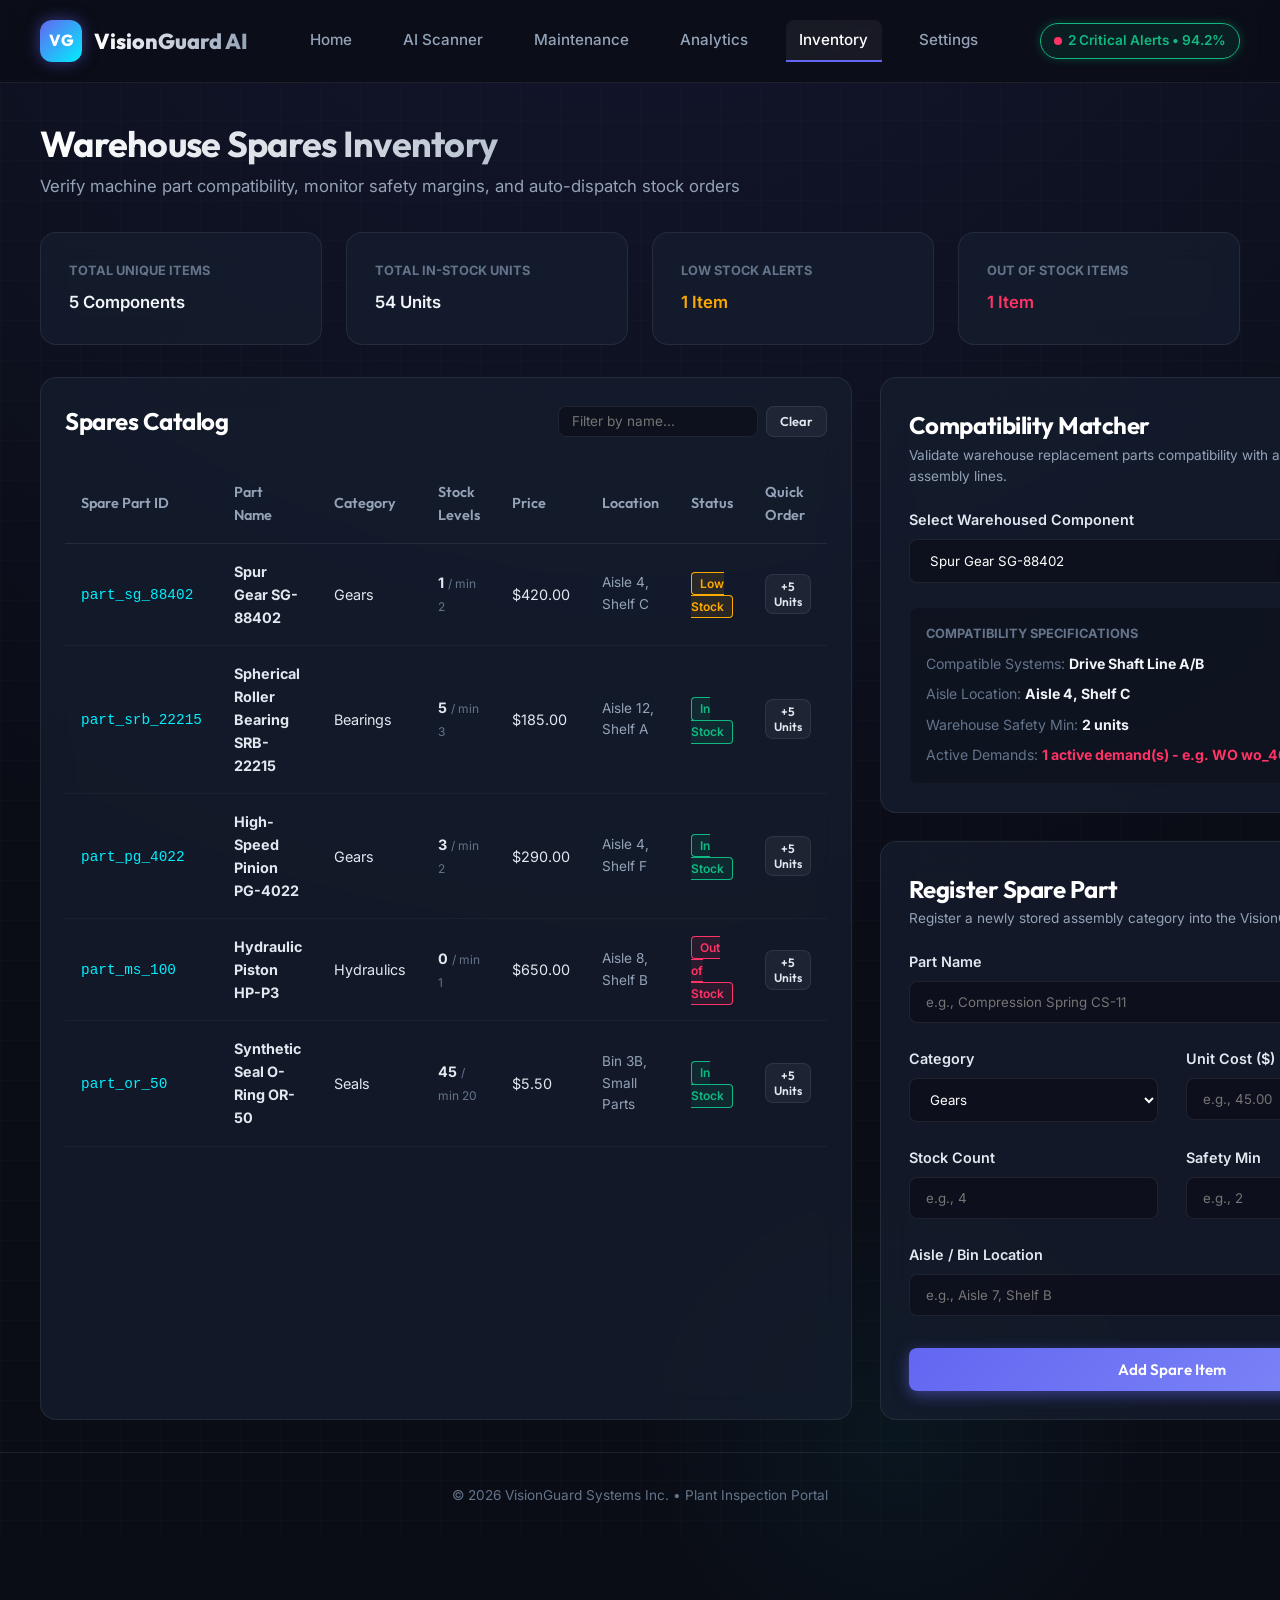
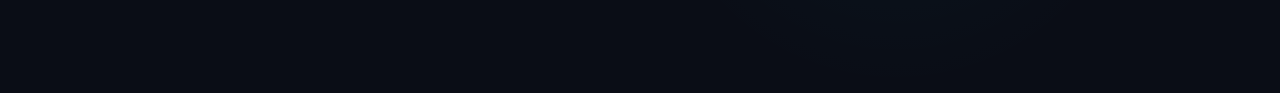
<file: inventory.html>
<!DOCTYPE html>
<html lang="en">
<head>
  <meta charset="UTF-8">
  <meta name="viewport" content="width=device-width, initial-scale=1.0">
  <title>VisionGuard AI | Warehouse Spares Inventory</title>
  <meta name="description" content="Manage spare parts inventory, check component compatibility, and auto-replenish stock.">
  <link rel="stylesheet" href="style.css">
  <style>
    /* Specific inventory badge overrides */
    .inv-alert-badge {
      font-size: 0.75rem;
      padding: 0.2rem 0.5rem;
      border-radius: 4px;
      font-weight: 600;
    }
    .inv-alert-badge.in-stock {
      background: rgba(16, 185, 129, 0.1);
      color: var(--color-healthy);
      border: 1px solid var(--color-healthy);
    }
    .inv-alert-badge.low-stock {
      background: rgba(255, 170, 0, 0.1);
      color: var(--color-warning);
      border: 1px solid var(--color-warning);
    }
    .inv-alert-badge.out-of-stock {
      background: rgba(255, 51, 102, 0.1);
      color: var(--color-critical);
      border: 1px solid var(--color-critical);
    }
  </style>
</head>
<body>
  <div class="app-container">
    <!-- Premium Navigation Bar -->
    <nav class="navbar">
      <a href="index.html" class="nav-brand">
        <div class="brand-icon">VG</div>
        <span class="brand-text">VisionGuard AI</span>
      </a>
      <ul class="nav-links">
        <li><a href="index.html">Home</a></li>
        <li><a href="dashboard.html">AI Scanner</a></li>
        <li><a href="maintenance.html">Maintenance</a></li>
        <li><a href="analytics.html">Analytics</a></li>
        <li><a href="inventory.html">Inventory</a></li>
        <li><a href="settings.html">Settings</a></li>
      </ul>
      <div class="nav-status">
        <div class="health-badge healthy" id="system-health-badge">
          <span class="health-dot"></span> System Nominal
        </div>
      </div>
      <button class="nav-toggle" id="nav-toggle-btn" aria-label="Toggle Menu">
        <span class="bar"></span>
        <span class="bar"></span>
        <span class="bar"></span>
      </button>
    </nav>

    <!-- Main Workspace -->
    <main class="main-content">
      <div class="page-header">
        <div>
          <h1>Warehouse Spares Inventory</h1>
          <p>Verify machine part compatibility, monitor safety margins, and auto-dispatch stock orders</p>
        </div>
      </div>

      <!-- Spares stats grid -->
      <section class="grid-4" style="margin-bottom: 2rem;">
        <div class="glass-card">
          <div class="rec-label">Total Unique Items</div>
          <div class="rec-value" id="inv-unique-items">5 Components</div>
        </div>
        <div class="glass-card">
          <div class="rec-label">Total In-Stock Units</div>
          <div class="rec-value" id="inv-total-units">54 Units</div>
        </div>
        <div class="glass-card">
          <div class="rec-label">Low Stock Alerts</div>
          <div class="rec-value" style="color: var(--color-warning);" id="inv-low-alerts">1 Item</div>
        </div>
        <div class="glass-card">
          <div class="rec-label">Out of Stock Items</div>
          <div class="rec-value" style="color: var(--color-critical);" id="inv-out-alerts">1 Item</div>
        </div>
      </section>

      <div class="grid-main-dashboard">
        
        <!-- Inventory Table Card -->
        <div class="glass-card" style="padding:1.5rem;">
          <div style="display:flex; justify-content:space-between; align-items:center; margin-bottom:1.5rem;">
            <h2>Spares Catalog</h2>
            <div style="display:flex; gap:0.5rem; align-items:center;">
              <input type="text" id="inv-search" class="form-input" style="padding:0.4rem 0.8rem; font-size:0.85rem; width:200px;" placeholder="Filter by name..." oninput="filterInventoryTable()">
              <button class="btn btn-secondary" style="padding:0.4rem 0.8rem; font-size:0.8rem;" onclick="resetInventorySearch()">Clear</button>
            </div>
          </div>
          
          <div class="table-container">
            <table>
              <thead>
                <tr>
                  <th>Spare Part ID</th>
                  <th>Part Name</th>
                  <th>Category</th>
                  <th>Stock Levels</th>
                  <th>Price</th>
                  <th>Location</th>
                  <th>Status</th>
                  <th>Quick Order</th>
                </tr>
              </thead>
              <tbody id="inventory-tbody">
                <!-- Dynamically written from localStorage DB -->
              </tbody>
            </table>
          </div>
        </div>

        <!-- Right Side: Compatibility Matcher & Creator Form -->
        <div style="display:flex; flex-direction:column; gap:1.75rem;">
          
          <!-- Compatibility Checker -->
          <div class="glass-card">
            <h2>Compatibility Matcher</h2>
            <p style="color:#94a3b8; font-size:0.85rem; margin-bottom:1.25rem;">Validate warehouse replacement parts compatibility with active production assembly lines.</p>
            
            <div class="form-group">
              <label for="compat-select-part">Select Warehoused Component</label>
              <select id="compat-select-part" class="form-input" onchange="runCompatibilityCheck()">
                <!-- Populated dynamically -->
              </select>
            </div>

            <div class="rec-block" style="background: rgba(0, 0, 0, 0.2); margin-top: 1rem;" id="compat-results-card">
              <div class="rec-label">Compatibility Specifications</div>
              <div style="display:flex; flex-direction:column; gap:0.5rem; font-size:0.88rem; margin-top:0.5rem;">
                <div><span style="color:#64748b;">Compatible Systems:</span> <strong id="spec-compat">Drive Shaft Line A/B</strong></div>
                <div><span style="color:#64748b;">Aisle Location:</span> <strong id="spec-location">Aisle 4, Shelf C</strong></div>
                <div><span style="color:#64748b;">Warehouse Safety Min:</span> <strong id="spec-min">2 units</strong></div>
                <div><span style="color:#64748b;">Active Demands:</span> <strong id="spec-orders" style="color:var(--color-warning);">No pending tasks</strong></div>
              </div>
            </div>
          </div>

          <!-- Add Spare Part Drawer Form -->
          <div class="glass-card">
            <h2>Register Spare Part</h2>
            <p style="color:#94a3b8; font-size:0.85rem; margin-bottom:1.25rem;">Register a newly stored assembly category into the VisionGuard CMMS index.</p>
            
            <form id="new-spare-form" onsubmit="addSparePartItem(event)">
              <div class="form-group">
                <label for="part-name">Part Name</label>
                <input type="text" id="part-name" class="form-input" placeholder="e.g., Compression Spring CS-11" required>
              </div>

              <div class="grid-2">
                <div class="form-group">
                  <label for="part-cat">Category</label>
                  <select id="part-cat" class="form-input">
                    <option value="Gears">Gears</option>
                    <option value="Bearings">Bearings</option>
                    <option value="Seals">Seals</option>
                    <option value="Hydraulics">Hydraulics</option>
                    <option value="Electrical">Electrical</option>
                  </select>
                </div>
                <div class="form-group">
                  <label for="part-price">Unit Cost ($)</label>
                  <input type="number" id="part-price" class="form-input" step="0.01" placeholder="e.g., 45.00" required>
                </div>
              </div>

              <div class="grid-2">
                <div class="form-group">
                  <label for="part-stock">Stock Count</label>
                  <input type="number" id="part-stock" class="form-input" placeholder="e.g., 4" required>
                </div>
                <div class="form-group">
                  <label for="part-min">Safety Min</label>
                  <input type="number" id="part-min" class="form-input" placeholder="e.g., 2" required>
                </div>
              </div>

              <div class="form-group">
                <label for="part-location">Aisle / Bin Location</label>
                <input type="text" id="part-location" class="form-input" placeholder="e.g., Aisle 7, Shelf B" required>
              </div>

              <button type="submit" class="btn btn-primary" style="width: 100%; margin-top: 0.5rem;" id="btn-add-spare">Add Spare Item</button>
            </form>
          </div>

        </div>

      </div>
    </main>

    <!-- Footer -->
    <footer class="footer">
      <p>© 2026 VisionGuard Systems Inc. • Plant Inspection Portal</p>
    </footer>
  </div>

  <!-- Shared JS dependencies -->
  <script src="data.js"></script>
  <script src="shared.js"></script>
  
  <script>
    document.addEventListener("DOMContentLoaded", () => {
      // Draw Table
      loadInventoryCatalog();
      
      // Parse Query search parameters
      const urlParams = new URLSearchParams(window.location.search);
      const searchParam = urlParams.get("search");
      
      if (searchParam) {
        document.getElementById("inv-search").value = searchParam;
        filterInventoryTable();
        
        // Highlight in compatibility check dropdown
        const compatDropdown = document.getElementById("compat-select-part");
        compatDropdown.value = searchParam;
        runCompatibilityCheck();
        
        showToast("Auto-highlighted compatibility match for maintenance order.", "info");
      }
    });

    // Populate Catalog table
    function loadInventoryCatalog() {
      const db = getSystemDB();
      const tbody = document.getElementById("inventory-tbody");
      tbody.innerHTML = "";
      
      // Update KPIs
      document.getElementById("inv-unique-items").innerText = `${db.inventory.length} Components`;
      
      const totalUnits = db.inventory.reduce((acc, curr) => acc + curr.stock, 0);
      document.getElementById("inv-total-units").innerText = `${totalUnits} Units`;
      
      const lowStockCount = db.inventory.filter(i => i.stock > 0 && i.stock <= i.minStock).length;
      document.getElementById("inv-low-alerts").innerText = `${lowStockCount} Item${lowStockCount === 1 ? '' : 's'}`;
      
      const outStockCount = db.inventory.filter(i => i.stock === 0).length;
      document.getElementById("inv-out-alerts").innerText = `${outStockCount} Item${outStockCount === 1 ? '' : 's'}`;
      
      // Load dropdown items
      const dropdown = document.getElementById("compat-select-part");
      dropdown.innerHTML = "";
      
      db.inventory.forEach(item => {
        const tr = document.createElement("tr");
        
        let statusBadgeClass = "in-stock";
        let statusText = "In Stock";
        
        if (item.stock === 0) {
          statusBadgeClass = "out-of-stock";
          statusText = "Out of Stock";
        } else if (item.stock <= item.minStock) {
          statusBadgeClass = "low-stock";
          statusText = "Low Stock";
        }
        
        tr.innerHTML = `
          <td><code style="color:var(--secondary);">${item.id}</code></td>
          <td><strong>${item.name}</strong></td>
          <td>${item.category}</td>
          <td><strong>${item.stock}</strong> <span style="color:#64748b; font-size:0.75rem;">/ min ${item.minStock}</span></td>
          <td>$${item.price.toFixed(2)}</td>
          <td style="color:#94a3b8; font-size:0.85rem;">${item.location}</td>
          <td><span class="inv-alert-badge ${statusBadgeClass}">${statusText}</span></td>
          <td>
            <button class="btn btn-secondary" style="padding:0.25rem 0.5rem; font-size:0.75rem;" onclick="restockSpare('${item.id}', 5)">+5 Units</button>
          </td>
        `;
        tbody.appendChild(tr);
        
        // Add option to dropdown
        const opt = document.createElement("option");
        opt.value = item.id;
        opt.innerText = item.name;
        dropdown.appendChild(opt);
      });
      
      // Auto run first compat check
      runCompatibilityCheck();
    }

    // Trigger restocking event (+5 units)
    function restockSpare(itemId, amount) {
      updateDB(db => {
        const item = db.inventory.find(i => i.id === itemId);
        if (item) {
          item.stock += amount;
          // Resolve stock status
          if (item.stock > item.minStock) {
            item.status = "In Stock";
          } else {
            item.status = "Low Stock Alert";
          }
          
          showToast(`Reorder successful. Added +${amount} units to stock of ${item.name}`, "success");
        }
      });
      
      // Reload page state
      loadInventoryCatalog();
    }

    // Check Compatibility Card
    function runCompatibilityCheck() {
      const selectedId = document.getElementById("compat-select-part").value;
      if (!selectedId) return;
      
      const db = getSystemDB();
      const item = db.inventory.find(i => i.id === selectedId);
      if (!item) return;
      
      document.getElementById("spec-compat").innerText = item.compatibility || "General Gearbox Assemblies";
      document.getElementById("spec-location").innerText = item.location;
      document.getElementById("spec-min").innerText = `${item.minStock} units`;
      
      // Check active work orders requesting this spare ID
      const demands = db.maintenanceOrders.filter(wo => {
        const matchedPart = db.parts.find(p => p.id === wo.partId);
        return matchedPart && matchedPart.recommendations.spareId === selectedId && wo.status !== "Completed";
      });
      
      const demandLabel = document.getElementById("spec-orders");
      if (demands.length > 0) {
        demandLabel.style.color = "var(--color-critical)";
        demandLabel.innerText = `${demands.length} active demand(s) - e.g. WO ${demands[0].id}`;
      } else {
        demandLabel.style.color = "var(--color-healthy)";
        demandLabel.innerText = "No active maintenance demands";
      }
    }

    // Filter Table Search
    function filterInventoryTable() {
      const query = document.getElementById("inv-search").value.toLowerCase();
      const rows = document.querySelectorAll("#inventory-tbody tr");
      
      rows.forEach(row => {
        const nameCell = row.cells[1].innerText.toLowerCase();
        const idCell = row.cells[0].innerText.toLowerCase();
        
        if (nameCell.includes(query) || idCell.includes(query)) {
          row.style.display = "";
        } else {
          row.style.display = "none";
        }
      });
    }

    function resetInventorySearch() {
      document.getElementById("inv-search").value = "";
      filterInventoryTable();
      showToast("Inventory filter cleared.", "info");
    }

    // Add Spare Part Action
    function addSparePartItem(e) {
      e.preventDefault();
      
      const name = document.getElementById("part-name").value;
      const cat = document.getElementById("part-cat").value;
      const price = parseFloat(document.getElementById("part-price").value);
      const stock = parseInt(document.getElementById("part-stock").value);
      const min = parseInt(document.getElementById("part-min").value);
      const location = document.getElementById("part-location").value;
      
      const newPartId = `part_${cat.toLowerCase().slice(0, 3)}_${Math.floor(1000 + Math.random()*9000)}`;
      
      updateDB(db => {
        const newItem = {
          id: newPartId,
          name: name,
          category: cat,
          stock: stock,
          minStock: min,
          price: price,
          location: location,
          compatibility: "General industrial hardware compatible",
          status: stock === 0 ? "Out of Stock" : (stock <= min ? "Low Stock Alert" : "In Stock")
        };
        db.inventory.push(newItem);
      });
      
      // Clear Form
      document.getElementById("new-spare-form").reset();
      
      // Reload UI
      loadInventoryCatalog();
      showToast(`Registered spare component ${newPartId}.`, "success");
    }
  </script>
</body>
</html>
</file>
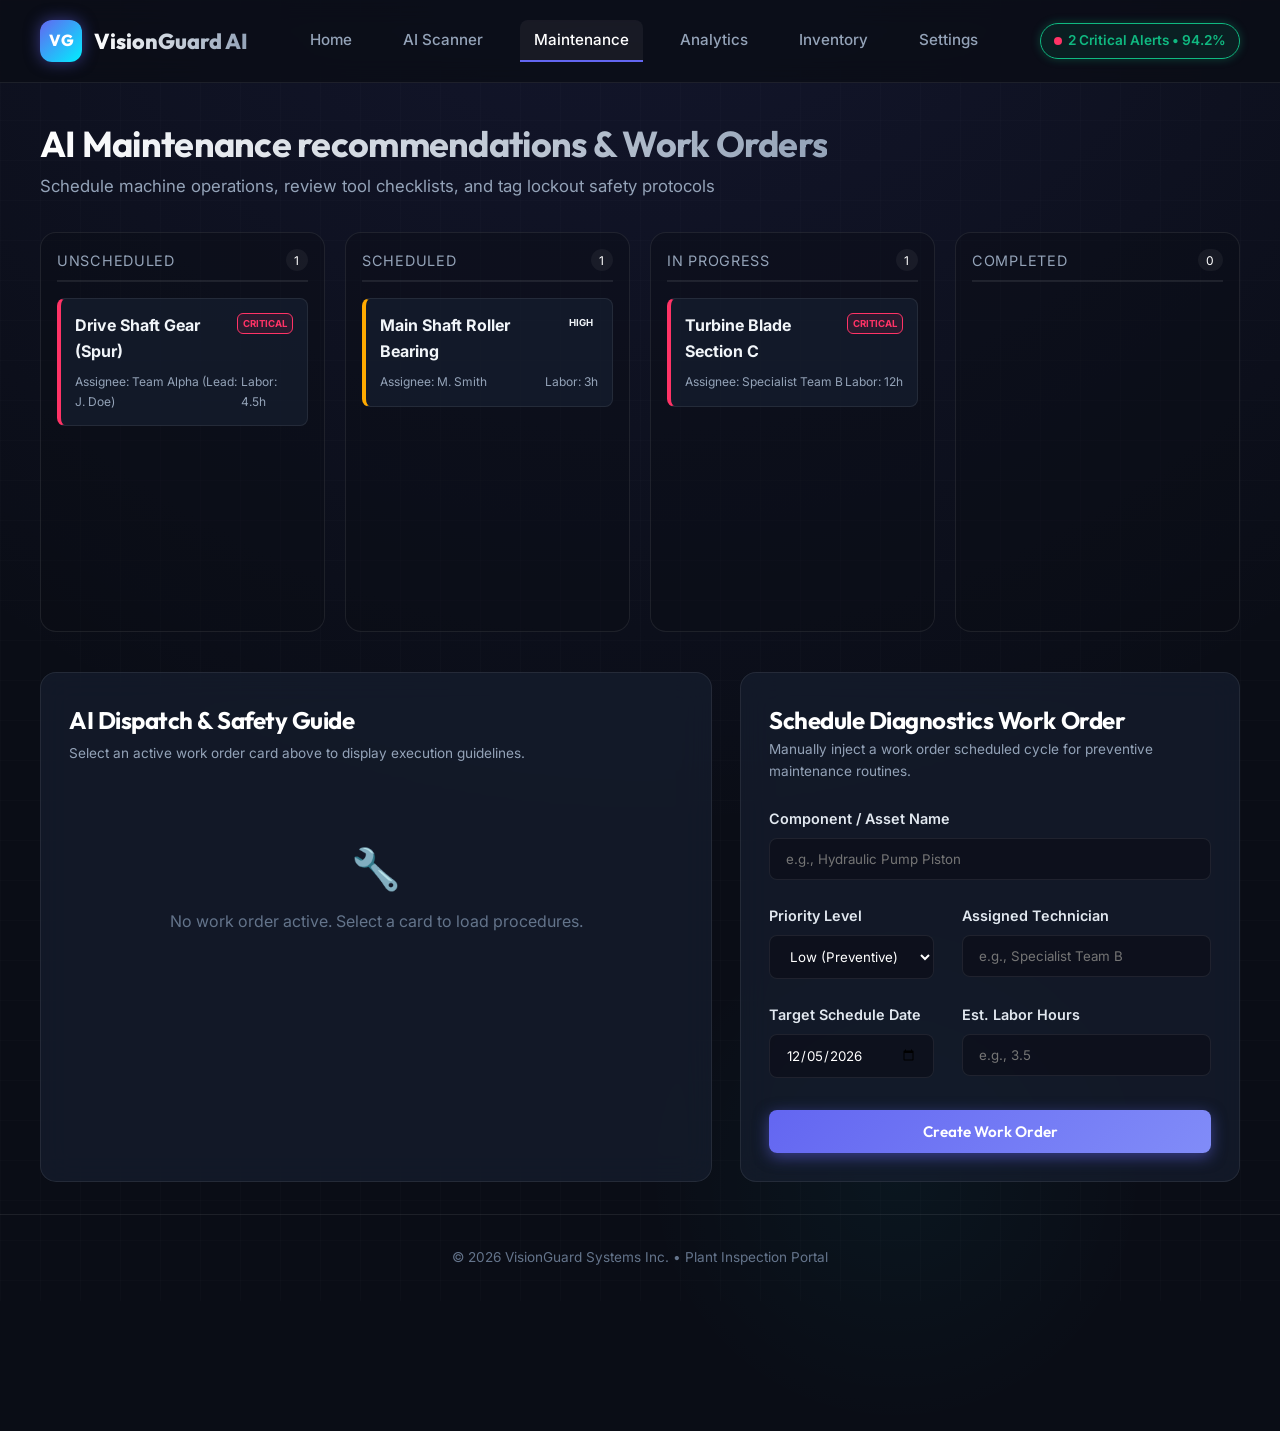
<file: maintenance.html>
<!DOCTYPE html>
<html lang="en">
<head>
  <meta charset="UTF-8">
  <meta name="viewport" content="width=device-width, initial-scale=1.0">
  <title>VisionGuard AI | Maintenance Planner</title>
  <meta name="description" content="View AI-generated maintenance recommendations and manage scheduling planner board.">
  <link rel="stylesheet" href="style.css">
  <style>
    /* Column Kanban board layout */
    .kanban-board {
      display: grid;
      grid-template-columns: repeat(4, 1fr);
      gap: 1.25rem;
      margin-bottom: 2.5rem;
    }
    
    .kanban-column {
      background: rgba(10, 13, 22, 0.4);
      border: 1px solid var(--border-color);
      border-radius: var(--radius-md);
      padding: 1rem;
      min-height: 400px;
    }
    
    .column-header {
      font-size: 0.9rem;
      text-transform: uppercase;
      letter-spacing: 0.05em;
      color: #94a3b8;
      border-bottom: 2px solid var(--border-color);
      padding-bottom: 0.5rem;
      margin-bottom: 1rem;
      display: flex;
      justify-content: space-between;
      align-items: center;
    }
    
    .column-count {
      background: rgba(255, 255, 255, 0.05);
      padding: 0.1rem 0.5rem;
      border-radius: 20px;
      font-size: 0.75rem;
      color: white;
    }
    
    .kanban-cards {
      display: flex;
      flex-direction: column;
      gap: 0.75rem;
    }
    
    .wo-card {
      background: var(--bg-card);
      border: 1px solid var(--border-color);
      border-radius: var(--radius-sm);
      padding: 0.9rem;
      cursor: pointer;
      transition: var(--transition);
    }
    
    .wo-card:hover, .wo-card.active {
      border-color: var(--primary);
      transform: translateY(-2px);
      box-shadow: 0 4px 12px rgba(99, 102, 241, 0.15);
    }
    
    .wo-card.active {
      background: var(--bg-card-hover);
      border-left: 4px solid var(--primary);
    }
    
    .wo-card.priority-Critical {
      border-left: 4px solid var(--color-critical);
    }
    .wo-card.priority-High {
      border-left: 4px solid var(--color-warning);
    }
    .wo-card.priority-Healthy {
      border-left: 4px solid var(--color-healthy);
    }
  </style>
</head>
<body>
  <div class="app-container">
    <!-- Premium Navigation Bar -->
    <nav class="navbar">
      <a href="index.html" class="nav-brand">
        <div class="brand-icon">VG</div>
        <span class="brand-text">VisionGuard AI</span>
      </a>
      <ul class="nav-links">
        <li><a href="index.html">Home</a></li>
        <li><a href="dashboard.html">AI Scanner</a></li>
        <li><a href="maintenance.html">Maintenance</a></li>
        <li><a href="analytics.html">Analytics</a></li>
        <li><a href="inventory.html">Inventory</a></li>
        <li><a href="settings.html">Settings</a></li>
      </ul>
      <div class="nav-status">
        <div class="health-badge healthy" id="system-health-badge">
          <span class="health-dot"></span> System Nominal
        </div>
      </div>
      <button class="nav-toggle" id="nav-toggle-btn" aria-label="Toggle Menu">
        <span class="bar"></span>
        <span class="bar"></span>
        <span class="bar"></span>
      </button>
    </nav>

    <!-- Main Content -->
    <main class="main-content">
      <div class="page-header">
        <div>
          <h1>AI Maintenance recommendations & Work Orders</h1>
          <p>Schedule machine operations, review tool checklists, and tag lockout safety protocols</p>
        </div>
      </div>

      <!-- Kanban Column Board -->
      <section class="kanban-board" id="work-orders-board">
        <!-- Unscheduled Column -->
        <div class="kanban-column">
          <div class="column-header">
            <span>Unscheduled</span>
            <span class="column-count" id="count-Unscheduled">0</span>
          </div>
          <div class="kanban-cards" id="cards-Unscheduled"></div>
        </div>
        <!-- Scheduled Column -->
        <div class="kanban-column">
          <div class="column-header">
            <span>Scheduled</span>
            <span class="column-count" id="count-Scheduled">0</span>
          </div>
          <div class="kanban-cards" id="cards-Scheduled"></div>
        </div>
        <!-- In Progress Column -->
        <div class="kanban-column">
          <div class="column-header">
            <span>In Progress</span>
            <span class="column-count" id="count-In-Progress">0</span>
          </div>
          <div class="kanban-cards" id="cards-In-Progress"></div>
        </div>
        <!-- Completed Column -->
        <div class="kanban-column">
          <div class="column-header">
            <span>Completed</span>
            <span class="column-count" id="count-Completed">0</span>
          </div>
          <div class="kanban-cards" id="cards-Completed"></div>
        </div>
      </section>

      <!-- Details & Creator Form Section -->
      <div class="grid-main-dashboard">
        
        <!-- Work Order Resolution Guide Card -->
        <section class="glass-card" id="resolution-guide-panel">
          <h2 style="margin-bottom:0.25rem;">AI Dispatch & Safety Guide</h2>
          <p style="color:#94a3b8; font-size:0.85rem; margin-bottom:1.5rem;" id="resolution-part-subtitle">Select an active work order card above to display execution guidelines.</p>
          
          <div id="no-wo-selected-placeholder" style="text-align: center; padding: 3rem 0; color: #64748b;">
            <span style="font-size: 2.5rem; display:block; margin-bottom: 0.5rem;">🔧</span>
            <p>No work order active. Select a card to load procedures.</p>
          </div>

          <div id="wo-details-content" style="display:none;" class="rec-section">
            
            <div style="display:flex; justify-content:space-between; align-items:start; border-bottom:1px solid var(--border-color); padding-bottom: 1rem;">
              <div>
                <h3 id="detail-part-name" style="font-size: 1.4rem;">Drive Shaft Gear (Spur)</h3>
                <span style="font-size:0.75rem; color:#94a3b8;" id="detail-wo-id">ID: wo_4001</span>
              </div>
              <div style="text-align: right;">
                <span class="status-pill critical" id="detail-wo-priority">CRITICAL</span>
                <div style="font-size: 0.8rem; color: #64748b; margin-top: 0.25rem;" id="detail-wo-assigned">Assigned: Team Alpha</div>
              </div>
            </div>

            <!-- Urgent safety advisory -->
            <div class="rec-block" style="border-left: 4px solid var(--color-critical); background: rgba(255, 51, 102, 0.03);" id="safety-alert-block">
              <div class="rec-label" style="color: var(--color-critical);">Lockout / Safety Advisory</div>
              <p style="font-size: 0.88rem; font-weight: 500;" id="detail-wo-safety">Ensure main breaker is fully tagged out before opening casing.</p>
            </div>

            <!-- Execution actions -->
            <div>
              <div class="rec-label">Recommended Resolution Protocol</div>
              <ol class="step-list" id="detail-wo-steps">
                <!-- Action items -->
              </ol>
            </div>

            <!-- Required Tooling tags -->
            <div>
              <div class="rec-label">Required Inspection & Service Tooling</div>
              <div class="tools-container" id="detail-wo-tools">
                <!-- Tool tags -->
              </div>
            </div>

            <!-- Work order state actions selector -->
            <div style="display:flex; gap:1rem; border-top: 1px solid var(--border-color); padding-top:1.5rem; margin-top:1rem;">
              <div style="flex:1;">
                <label style="font-size:0.75rem; text-transform:uppercase; color:#64748b; font-weight:700; display:block; margin-bottom:0.5rem;">Update Work Status</label>
                <select id="update-status-select" class="form-input" style="width: 100%; background: #0c101d;">
                  <option value="Unscheduled">Unscheduled</option>
                  <option value="Scheduled">Scheduled</option>
                  <option value="In Progress">In Progress</option>
                  <option value="Completed">Completed</option>
                </select>
              </div>
              <div style="display:flex; align-items:flex-end; gap:0.5rem;">
                <button class="btn btn-primary" onclick="submitStatusUpdate()" id="btn-save-status">Update State</button>
                <button class="btn btn-secondary" onclick="checkWOInventory()" id="btn-wo-spares">Order Spare</button>
              </div>
            </div>

          </div>
        </section>

        <!-- New Manual Work Order Creation -->
        <section class="glass-card">
          <h2>Schedule Diagnostics Work Order</h2>
          <p style="color:#94a3b8; font-size:0.85rem; margin-bottom:1.5rem;">Manually inject a work order scheduled cycle for preventive maintenance routines.</p>
          
          <form id="new-wo-form" onsubmit="createNewWorkOrder(event)">
            <div class="form-group">
              <label for="wo-asset-name">Component / Asset Name</label>
              <input type="text" id="wo-asset-name" class="form-input" placeholder="e.g., Hydraulic Pump Piston" required>
            </div>
            
            <div class="grid-2">
              <div class="form-group">
                <label for="wo-priority">Priority Level</label>
                <select id="wo-priority" class="form-input">
                  <option value="Healthy">Low (Preventive)</option>
                  <option value="High">High (Warning)</option>
                  <option value="Critical">Critical (Anomaly)</option>
                </select>
              </div>
              <div class="form-group">
                <label for="wo-technician">Assigned Technician</label>
                <input type="text" id="wo-technician" class="form-input" placeholder="e.g., Specialist Team B" required>
              </div>
            </div>

            <div class="grid-2">
              <div class="form-group">
                <label for="wo-date">Target Schedule Date</label>
                <input type="date" id="wo-date" class="form-input" required>
              </div>
              <div class="form-group">
                <label for="wo-hours">Est. Labor Hours</label>
                <input type="number" id="wo-hours" class="form-input" step="0.5" placeholder="e.g., 3.5" required>
              </div>
            </div>

            <button type="submit" class="btn btn-primary" style="width: 100%; margin-top: 0.5rem;" id="btn-submit-new-wo">
              Create Work Order
            </button>
          </form>
        </section>

      </div>
    </main>

    <!-- Footer -->
    <footer class="footer">
      <p>© 2026 VisionGuard Systems Inc. • Plant Inspection Portal</p>
    </footer>
  </div>

  <!-- Shared JS imports -->
  <script src="data.js"></script>
  <script src="shared.js"></script>
  
  <script>
    let activeWOId = null;

    document.addEventListener("DOMContentLoaded", () => {
      // Set default date picker limit to today
      const today = new Date().toISOString().split("T")[0];
      document.getElementById("wo-date").value = today;
      document.getElementById("wo-date").min = today;
      
      // Load orders board
      loadWorkOrdersBoard();
      
      // Parse Query string if scanner dispatched a scheduler command
      const urlParams = new URLSearchParams(window.location.search);
      const action = urlParams.get("action");
      const partId = urlParams.get("partId");
      
      if (action === "schedule" && partId) {
        // Automatically check if there is an unscheduled work order for this part
        const db = getSystemDB();
        const existingWO = db.maintenanceOrders.find(o => o.partId === partId && o.status !== "Completed");
        
        if (existingWO) {
          selectWorkOrder(existingWO.id);
          showToast(`Loaded maintenance details for scanned asset.`, "info");
        } else {
          // If no work order exists (e.g. healthy gear scanned), pre-fill the form
          const part = db.parts.find(p => p.id === partId);
          if (part) {
            document.getElementById("wo-asset-name").value = part.name;
            document.getElementById("wo-priority").value = part.status === "Healthy" ? "Healthy" : (part.status === "Warning" ? "High" : "Critical");
            document.getElementById("wo-technician").value = "Team Alpha";
            showToast("Pre-filled preventive maintenance form.", "info");
          } else if (partId === "custom_upload") {
            const customName = urlParams.get("partName") || "Custom Asset";
            const customPriority = urlParams.get("priority") || "High";
            document.getElementById("wo-asset-name").value = decodeURIComponent(customName);
            document.getElementById("wo-priority").value = customPriority;
            document.getElementById("wo-technician").value = "Team Beta";
            document.getElementById("wo-hours").value = "4.0";
            showToast("Pre-filled form with custom anomaly data.", "info");
          }
        }
      }
    });

    // Populate Kanban Columns
    function loadWorkOrdersBoard() {
      const db = getSystemDB();
      
      // Clear all lanes
      const lanes = ["Unscheduled", "Scheduled", "In-Progress", "Completed"];
      lanes.forEach(lane => {
        document.getElementById(`cards-${lane}`).innerHTML = "";
        document.getElementById(`count-${lane}`).innerText = "0";
      });
      
      // Sort and populate
      db.maintenanceOrders.forEach(wo => {
        // Map "In Progress" with spacing inside DOM id
        const domLaneName = wo.status.replace(" ", "-");
        const laneEl = document.getElementById(`cards-${domLaneName}`);
        
        if (laneEl) {
          const card = document.createElement("div");
          card.className = `wo-card priority-${wo.priority} ${activeWOId === wo.id ? 'active' : ''}`;
          card.id = `wo-card-${wo.id}`;
          card.onclick = () => selectWorkOrder(wo.id);
          
          let priorityLabel = wo.priority;
          if (wo.priority === "Healthy") priorityLabel = "Low";
          if (wo.priority === "High") priorityLabel = "High";
          
          card.innerHTML = `
            <div style="display:flex; justify-content:space-between; align-items:start; margin-bottom: 0.5rem;">
              <strong>${wo.partName}</strong>
              <span class="status-pill ${wo.priority.toLowerCase()}" style="font-size:0.6rem; padding:0.1rem 0.3rem;">${priorityLabel}</span>
            </div>
            <div style="font-size:0.75rem; color:#94a3b8; display:flex; justify-content:space-between;">
              <span>Assignee: ${wo.assignedTo}</span>
              <span>Labor: ${wo.estimatedHours}h</span>
            </div>
          `;
          laneEl.appendChild(card);
          
          // Increment lane counter
          const counter = document.getElementById(`count-${domLaneName}`);
          counter.innerText = parseInt(counter.innerText) + 1;
        }
      });
    }

    // Load recommendations details for selected work order
    function selectWorkOrder(woId) {
      activeWOId = woId;
      
      // Toggle card highlights
      document.querySelectorAll(".wo-card").forEach(el => el.classList.remove("active"));
      const selectedCard = document.getElementById(`wo-card-${woId}`);
      if (selectedCard) selectedCard.classList.add("active");
      
      const db = getSystemDB();
      const wo = db.maintenanceOrders.find(o => o.id === woId);
      if (!wo) return;
      
      // Toggle placeholders
      document.getElementById("no-wo-selected-placeholder").style.display = "none";
      document.getElementById("wo-details-content").style.display = "flex";
      
      // Fill details text
      document.getElementById("detail-part-name").innerText = wo.partName;
      document.getElementById("detail-wo-id").innerText = `Work Order ID: ${wo.id} • Target Date: ${wo.dateScheduled}`;
      document.getElementById("detail-wo-assigned").innerText = `Assigned: ${wo.assignedTo}`;
      
      const priorityLabel = document.getElementById("detail-wo-priority");
      priorityLabel.className = `status-pill ${wo.priority.toLowerCase()}`;
      priorityLabel.innerText = wo.priority === "Healthy" ? "LOW" : (wo.priority === "High" ? "HIGH" : "CRITICAL");
      
      // Load corresponding recommendations from parts DB (or use defaults for manual WOs)
      let matchedPart = db.parts.find(p => p.id === wo.partId || p.name === wo.partName);
      if (!matchedPart) {
        // Create generic template for manual entries
        matchedPart = {
          recommendations: {
            urgency: wo.priority === "Critical" ? "Immediate action required" : "Preventive check",
            urgencyCode: wo.priority === "Critical" ? "CRITICAL" : (wo.priority === "High" ? "WARNING" : "HEALTHY"),
            safety: wo.priority === "Critical" ? "LOTO active warning: High energy hazards." : "Wear standard workshop safety protective gear.",
            actions: [
              "Perform visual structural fatigue check.",
              "Test mounting bolts alignment torque values.",
              "Record operating temperature under full load cycles.",
              "Log findings in VisionGuard history panel."
            ],
            tools: ["Vibration Probe Pen", "Dial Indicator Alignment Tool", "Laser Thermal Gun"],
            spareId: "unknown"
          }
        };
      }
      
      // Write safety procedures
      const safetyBlock = document.getElementById("safety-alert-block");
      const safetyText = document.getElementById("detail-wo-safety");
      
      safetyText.innerText = matchedPart.recommendations.safety;
      
      if (wo.priority === "Critical") {
        safetyBlock.style.borderLeftColor = "var(--color-critical)";
        safetyBlock.style.background = "rgba(255, 51, 102, 0.03)";
        safetyText.style.color = "var(--color-critical)";
      } else if (wo.priority === "High") {
        safetyBlock.style.borderLeftColor = "var(--color-warning)";
        safetyBlock.style.background = "rgba(255, 170, 0, 0.03)";
        safetyText.style.color = "var(--color-warning)";
      } else {
        safetyBlock.style.borderLeftColor = "var(--color-healthy)";
        safetyBlock.style.background = "rgba(16, 185, 129, 0.03)";
        safetyText.style.color = "var(--color-healthy)";
      }
      
      // Populate step list
      const stepList = document.getElementById("detail-wo-steps");
      stepList.innerHTML = "";
      matchedPart.recommendations.actions.forEach(action => {
        const li = document.createElement("li");
        li.innerText = action;
        stepList.appendChild(li);
      });
      
      // Populate tools tag tray
      const toolsContainer = document.getElementById("detail-wo-tools");
      toolsContainer.innerHTML = "";
      matchedPart.recommendations.tools.forEach(tool => {
        const tag = document.createElement("span");
        tag.className = "tool-tag";
        tag.innerText = tool;
        toolsContainer.appendChild(tag);
      });
      
      // Set active select value
      document.getElementById("update-status-select").value = wo.status;
    }

    // Submit Status Kanban Update
    function submitStatusUpdate() {
      if (!activeWOId) return;
      
      const newStatus = document.getElementById("update-status-select").value;
      
      updateDB(db => {
        const wo = db.maintenanceOrders.find(o => o.id === activeWOId);
        if (wo) {
          const oldStatus = wo.status;
          wo.status = newStatus;
          
          // If work order marked completed, resolve part status
          if (newStatus === "Completed" && oldStatus !== "Completed") {
            const part = db.parts.find(p => p.id === wo.partId || p.name === wo.partName);
            if (part) {
              part.status = "Healthy";
              part.defects = [];
              part.recommendations.urgency = "Routine Inspection Only";
              part.recommendations.urgencyCode = "HEALTHY";
              part.recommendations.rul = "12,000 Operating Hours";
              part.recommendations.actions = ["Maintain standard operational loads."];
            }
            // Update plant health
            db.stats.plantHealthIndex = Math.min(100, parseFloat((db.stats.plantHealthIndex + 2.5).toFixed(1)));
            showToast(`Asset repaired! Plant health rating increased to ${db.stats.plantHealthIndex}%`, "success");
          } else if (newStatus !== "Completed" && oldStatus === "Completed") {
            // Re-degrade plant health if reverted
            db.stats.plantHealthIndex = Math.max(70, parseFloat((db.stats.plantHealthIndex - 2.5).toFixed(1)));
          }
        }
      });
      
      // Reload UI
      loadWorkOrdersBoard();
      selectWorkOrder(activeWOId);
      showToast(`Work order status updated to: ${newStatus}`, "success");
    }

    // Search Spares Redirect
    function checkWOInventory() {
      if (!activeWOId) return;
      const db = getSystemDB();
      const wo = db.maintenanceOrders.find(o => o.id === activeWOId);
      if (!wo) return;
      
      let matchedPart = db.parts.find(p => p.id === wo.partId || p.name === wo.partName);
      if (matchedPart && matchedPart.recommendations.spareId !== "unknown") {
        window.location.href = `inventory.html?search=${matchedPart.recommendations.spareId}`;
      } else {
        window.location.href = `inventory.html?category=${matchedPart ? matchedPart.category : ''}`;
      }
    }

    // Form submission dispatcher
    function createNewWorkOrder(e) {
      e.preventDefault();
      
      const name = document.getElementById("wo-asset-name").value;
      const priority = document.getElementById("wo-priority").value;
      const tech = document.getElementById("wo-technician").value;
      const date = document.getElementById("wo-date").value;
      const hours = parseFloat(document.getElementById("wo-hours").value);
      
      const newWOId = `wo_${Math.floor(4000 + Math.random()*9000)}`;
      
      updateDB(db => {
        const newOrder = {
          id: newWOId,
          partId: "unknown",
          partName: name,
          priority: priority,
          status: "Scheduled",
          assignedTo: tech,
          dateScheduled: date,
          estimatedHours: hours
        };
        db.maintenanceOrders.push(newOrder);
        
        // Slightly lower plant index if a critical/high defect is manually recorded
        if (priority === "Critical") {
          db.stats.plantHealthIndex = Math.max(75, parseFloat((db.stats.plantHealthIndex - 1.8).toFixed(1)));
        }
      });
      
      // Reset form fields
      document.getElementById("new-wo-form").reset();
      
      // Refresh board
      loadWorkOrdersBoard();
      selectWorkOrder(newWOId);
      
      showToast(`Work Order ${newWOId} dispatched for ${name}.`, "success");
    }
  </script>
</body>
</html>
</file>
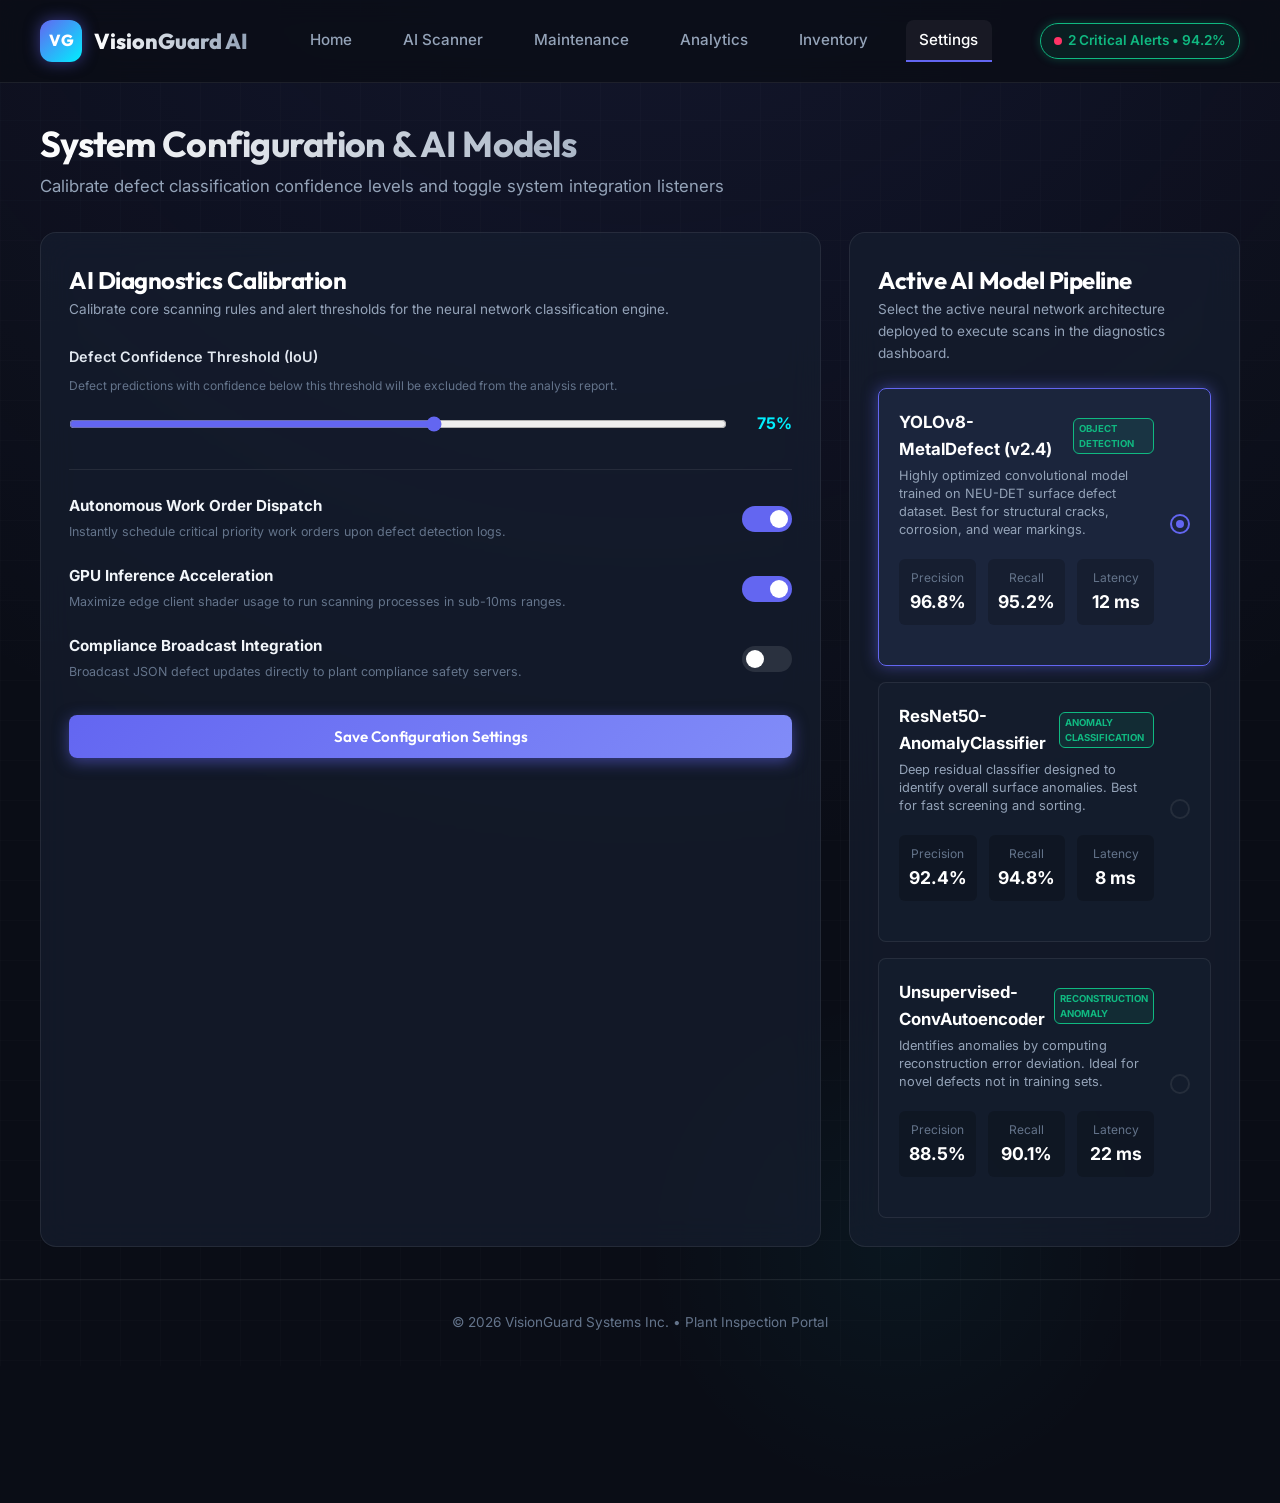
<file: settings.html>
<!DOCTYPE html>
<html lang="en">
<head>
  <meta charset="UTF-8">
  <meta name="viewport" content="width=device-width, initial-scale=1.0">
  <title>VisionGuard AI | System Settings & Models</title>
  <meta name="description" content="Configure AI defect detection confidence limits, select YOLO/ResNet models, and set compliance notifications.">
  <link rel="stylesheet" href="style.css">
  <style>
    /* Radio style settings selectors */
    .model-selector-group {
      display: flex;
      flex-direction: column;
      gap: 1rem;
    }
    
    .model-radio-card {
      position: relative;
      cursor: pointer;
      border: 1px solid var(--border-color);
      background: var(--bg-card);
      border-radius: var(--radius-sm);
      padding: 1.25rem;
      transition: var(--transition);
      display: flex;
      justify-content: space-between;
      align-items: center;
    }
    
    .model-radio-card.active {
      border-color: var(--primary);
      background: var(--bg-card-hover);
      box-shadow: 0 0 15px var(--primary-glow);
    }
    
    .model-radio-card input[type="radio"] {
      display: none;
    }
    
    .radio-circle {
      width: 20px;
      height: 20px;
      border: 2px solid var(--border-color);
      border-radius: 50%;
      display: inline-block;
      position: relative;
      transition: var(--transition);
    }
    
    .model-radio-card.active .radio-circle {
      border-color: var(--primary);
    }
    
    .model-radio-card.active .radio-circle::after {
      content: "";
      position: absolute;
      top: 4px;
      left: 4px;
      width: 8px;
      height: 8px;
      background: var(--primary);
      border-radius: 50%;
    }
  </style>
</head>
<body>
  <div class="app-container">
    <!-- Premium Navigation Bar -->
    <nav class="navbar">
      <a href="index.html" class="nav-brand">
        <div class="brand-icon">VG</div>
        <span class="brand-text">VisionGuard AI</span>
      </a>
      <ul class="nav-links">
        <li><a href="index.html">Home</a></li>
        <li><a href="dashboard.html">AI Scanner</a></li>
        <li><a href="maintenance.html">Maintenance</a></li>
        <li><a href="analytics.html">Analytics</a></li>
        <li><a href="inventory.html">Inventory</a></li>
        <li><a href="settings.html">Settings</a></li>
      </ul>
      <div class="nav-status">
        <div class="health-badge healthy" id="system-health-badge">
          <span class="health-dot"></span> System Nominal
        </div>
      </div>
      <button class="nav-toggle" id="nav-toggle-btn" aria-label="Toggle Menu">
        <span class="bar"></span>
        <span class="bar"></span>
        <span class="bar"></span>
      </button>
    </nav>

    <!-- Main Workspace -->
    <main class="main-content">
      <div class="page-header">
        <div>
          <h1>System Configuration & AI Models</h1>
          <p>Calibrate defect classification confidence levels and toggle system integration listeners</p>
        </div>
      </div>

      <div class="grid-main-dashboard">
        
        <!-- Left Side: Calibration Settings -->
        <section class="glass-card">
          <h2>AI Diagnostics Calibration</h2>
          <p style="color:#94a3b8; font-size:0.85rem; margin-bottom:1.5rem;">Calibrate core scanning rules and alert thresholds for the neural network classification engine.</p>
          
          <form onsubmit="saveCalibrationSettings(event)">
            <!-- Slider -->
            <div class="form-group" style="margin-bottom:2rem;">
              <label for="conf-threshold-slider">Defect Confidence Threshold (IoU)</label>
              <p style="color:#64748b; font-size:0.75rem; margin-bottom:0.5rem;">Defect predictions with confidence below this threshold will be excluded from the analysis report.</p>
              <div class="range-slider-container">
                <input type="range" id="conf-threshold-slider" class="range-slider" min="50" max="95" value="75" oninput="document.getElementById('slider-val-lbl').innerText = this.value + '%'">
                <span class="slider-val" id="slider-val-lbl">75%</span>
              </div>
            </div>

            <!-- Toggles -->
            <div style="display:flex; flex-direction:column; gap:1.25rem; border-top:1px solid var(--border-color); padding-top:1.5rem; margin-bottom:2rem;">
              
              <div style="display:flex; justify-content:space-between; align-items:center;">
                <div>
                  <strong style="font-size:0.95rem; display:block; color:#f1f5f9;">Autonomous Work Order Dispatch</strong>
                  <span style="color:#64748b; font-size:0.78rem;">Instantly schedule critical priority work orders upon defect detection logs.</span>
                </div>
                <label class="switch">
                  <input type="checkbox" id="toggle-auto-dispatch" checked>
                  <span class="slider-toggle"></span>
                </label>
              </div>

              <div style="display:flex; justify-content:space-between; align-items:center;">
                <div>
                  <strong style="font-size:0.95rem; display:block; color:#f1f5f9;">GPU Inference Acceleration</strong>
                  <span style="color:#64748b; font-size:0.78rem;">Maximize edge client shader usage to run scanning processes in sub-10ms ranges.</span>
                </div>
                <label class="switch">
                  <input type="checkbox" id="toggle-gpu-acc" checked>
                  <span class="slider-toggle"></span>
                </label>
              </div>

              <div style="display:flex; justify-content:space-between; align-items:center;">
                <div>
                  <strong style="font-size:0.95rem; display:block; color:#f1f5f9;">Compliance Broadcast Integration</strong>
                  <span style="color:#64748b; font-size:0.78rem;">Broadcast JSON defect updates directly to plant compliance safety servers.</span>
                </div>
                <label class="switch">
                  <input type="checkbox" id="toggle-email-alerts" onchange="toggleEmailInput(this.checked)">
                  <span class="slider-toggle"></span>
                </label>
              </div>

            </div>

            <!-- Email target input -->
            <div class="form-group" id="email-group-panel" style="display:none; transition: var(--transition);">
              <label for="alert-email">Broadcast Target Email Address</label>
              <input type="email" id="alert-email" class="form-input" placeholder="e.g., supervisor-safety@plant-ops.com">
            </div>

            <button type="submit" class="btn btn-primary" style="width: 100%;">Save Configuration Settings</button>
          </form>
        </section>

        <!-- Right Side: Model Selection Cards -->
        <section class="glass-card">
          <h2>Active AI Model Pipeline</h2>
          <p style="color:#94a3b8; font-size:0.85rem; margin-bottom:1.5rem;">Select the active neural network architecture deployed to execute scans in the diagnostics dashboard.</p>
          
          <div class="model-selector-group" id="models-list-group">
            <!-- Model cards are rendered here -->
          </div>
        </section>

      </div>
    </main>

    <!-- Footer -->
    <footer class="footer">
      <p>© 2026 VisionGuard Systems Inc. • Plant Inspection Portal</p>
    </footer>
  </div>

  <!-- Shared JS imports -->
  <script src="data.js"></script>
  <script src="shared.js"></script>
  
  <script>
    document.addEventListener("DOMContentLoaded", () => {
      // Load settings states from localStorage
      loadCalibrationForm();
      
      // Load model radio card list
      loadModelCards();
    });

    // Populate Slider & Switch values
    function loadCalibrationForm() {
      // Mock loading settings from localStorage or fallback
      const cachedSlider = localStorage.getItem("setting_threshold") || "75";
      document.getElementById("conf-threshold-slider").value = cachedSlider;
      document.getElementById("slider-val-lbl").innerText = `${cachedSlider}%`;
      
      const cachedDispatch = localStorage.getItem("setting_auto_dispatch") !== "false";
      document.getElementById("toggle-auto-dispatch").checked = cachedDispatch;
      
      const cachedGPU = localStorage.getItem("setting_gpu_acc") !== "false";
      document.getElementById("toggle-gpu-acc").checked = cachedGPU;
      
      const cachedEmailToggle = localStorage.getItem("setting_email_toggle") === "true";
      document.getElementById("toggle-email-alerts").checked = cachedEmailToggle;
      toggleEmailInput(cachedEmailToggle);
      
      const cachedEmail = localStorage.getItem("setting_email_val") || "supervisor-safety@plant-ops.com";
      document.getElementById("alert-email").value = cachedEmail;
    }

    function toggleEmailInput(visible) {
      const panel = document.getElementById("email-group-panel");
      panel.style.display = visible ? "flex" : "none";
    }

    // Populate model list group
    function loadModelCards() {
      const db = getSystemDB();
      const container = document.getElementById("models-list-group");
      container.innerHTML = "";
      
      db.models.forEach(model => {
        const card = document.createElement("div");
        card.className = `model-radio-card ${model.active ? 'active' : ''}`;
        card.id = `model-card-${model.id}`;
        card.onclick = () => selectActiveModel(model.id);
        
        card.innerHTML = `
          <div style="flex:1; padding-right:1rem;">
            <div style="display:flex; align-items:center; gap:0.5rem; margin-bottom:0.25rem;">
              <strong style="color:white; font-size:1.05rem;">${model.name}</strong>
              <span class="status-pill healthy" style="font-size:0.6rem; padding:0.1rem 0.3rem;">${model.type}</span>
            </div>
            <p style="color:#94a3b8; font-size:0.8rem; line-height:1.4;">${model.description}</p>
            
            <div class="model-stat-grid">
              <div class="model-stat-item">
                <span class="model-stat-label">Precision</span>
                <span class="model-stat-value">${model.precision}%</span>
              </div>
              <div class="model-stat-item">
                <span class="model-stat-label">Recall</span>
                <span class="model-stat-value">${model.recall}%</span>
              </div>
              <div class="model-stat-item">
                <span class="model-stat-label">Latency</span>
                <span class="model-stat-value">${model.latency} ms</span>
              </div>
            </div>
          </div>
          <div>
            <span class="radio-circle"></span>
          </div>
        `;
        container.appendChild(card);
      });
    }

    // Select different AI Model pipeline
    function selectActiveModel(modelId) {
      // Toggle card active states in UI
      document.querySelectorAll(".model-radio-card").forEach(el => el.classList.remove("active"));
      const card = document.getElementById(`model-card-${modelId}`);
      if (card) card.classList.add("active");
      
      updateDB(db => {
        db.models.forEach(m => {
          m.active = (m.id === modelId);
        });
      });
      
      // Reload models
      loadModelCards();
      
      const db = getSystemDB();
      const selectedModelName = db.models.find(m => m.id === modelId).name;
      showToast(`Active scan pipeline changed to: ${selectedModelName}`, "success");
    }

    // Save calibration settings
    function saveCalibrationSettings(e) {
      e.preventDefault();
      
      const sliderVal = document.getElementById("conf-threshold-slider").value;
      const dispatchVal = document.getElementById("toggle-auto-dispatch").checked;
      const gpuVal = document.getElementById("toggle-gpu-acc").checked;
      const emailToggleVal = document.getElementById("toggle-email-alerts").checked;
      const emailVal = document.getElementById("alert-email").value;
      
      // Cache settings in localStorage
      localStorage.setItem("setting_threshold", sliderVal);
      localStorage.setItem("setting_auto_dispatch", dispatchVal);
      localStorage.setItem("setting_gpu_acc", gpuVal);
      localStorage.setItem("setting_email_toggle", emailToggleVal);
      localStorage.setItem("setting_email_val", emailVal);
      
      showToast("System calibration configurations successfully saved.", "success");
    }
  </script>
</body>
</html>
</file>
<file: style.css>
/* Premium UI Design System for AI Defect Detection & Maintenance System */
@import url('https://fonts.googleapis.com/css2?family=Inter:wght@300;400;500;600;700&family=Outfit:wght@400;500;600;700;800&display=swap');

:root {
  /* Colors */
  --bg-main: #0a0d16;
  --bg-card: rgba(22, 30, 47, 0.7);
  --bg-card-hover: rgba(30, 41, 64, 0.85);
  --border-color: rgba(255, 255, 255, 0.08);
  --border-glow: rgba(99, 102, 241, 0.3);
  
  --primary: #6366f1; /* Indigo */
  --primary-glow: rgba(99, 102, 241, 0.5);
  --primary-hover: #4f46e5;
  --secondary: #00f0ff; /* Neon Cyan */
  
  /* Status Colors */
  --color-critical: #ff3366; /* Neon Crimson */
  --color-critical-glow: rgba(255, 51, 102, 0.35);
  --color-warning: #ffaa00; /* Amber Gold */
  --color-warning-glow: rgba(255, 170, 0, 0.3);
  --color-healthy: #10b981; /* Emerald */
  --color-healthy-glow: rgba(16, 185, 129, 0.3);
  --color-info: #00d2ff;
  
  /* Typography */
  --font-heading: 'Outfit', -apple-system, BlinkMacSystemFont, "Segoe UI", Roboto, sans-serif;
  --font-body: 'Inter', -apple-system, BlinkMacSystemFont, "Segoe UI", Roboto, sans-serif;
  
  /* Layout spacing & rounding */
  --radius-sm: 8px;
  --radius-md: 16px;
  --radius-lg: 24px;
  --transition: all 0.3s cubic-bezier(0.4, 0, 0.2, 1);
}

/* Reset & Scrollbar */
* {
  box-sizing: border-box;
  margin: 0;
  padding: 0;
}

body {
  background-color: var(--bg-main);
  color: #f1f5f9;
  font-family: var(--font-body);
  min-height: 100vh;
  line-height: 1.6;
  overflow-x: hidden;
  position: relative;
}

/* Ambient glow in background */
body::before {
  content: "";
  position: absolute;
  top: 0;
  left: 0;
  width: 100%;
  height: 100%;
  background-image: 
    radial-gradient(circle at 50% -20%, rgba(99, 102, 241, 0.12) 0%, rgba(0, 0, 0, 0) 65%),
    linear-gradient(to right, rgba(255, 255, 255, 0.01) 1px, transparent 1px),
    linear-gradient(to bottom, rgba(255, 255, 255, 0.01) 1px, transparent 1px);
  background-size: 100% 100%, 40px 40px, 40px 40px;
  z-index: -2;
  pointer-events: none;
}

body::after {
  content: "";
  position: absolute;
  bottom: -10%;
  right: 10%;
  width: 40vw;
  height: 40vw;
  background: radial-gradient(circle, rgba(0, 240, 255, 0.04) 0%, rgba(0, 0, 0, 0) 70%);
  z-index: -1;
  pointer-events: none;
}

/* Scrollbar styling */
::-webkit-scrollbar {
  width: 8px;
  height: 8px;
}
::-webkit-scrollbar-track {
  background: var(--bg-main);
}
::-webkit-scrollbar-thumb {
  background: rgba(255, 255, 255, 0.1);
  border-radius: 4px;
}
::-webkit-scrollbar-thumb:hover {
  background: var(--primary);
}

/* Typography */
h1, h2, h3, h4, h5, h6 {
  font-family: var(--font-heading);
  font-weight: 700;
  letter-spacing: -0.02em;
  color: #ffffff;
}

/* Layout Wrappers */
.app-container {
  display: flex;
  flex-direction: column;
  min-height: 100vh;
}

/* Premium Navigation Bar */
.navbar {
  display: flex;
  justify-content: space-between;
  align-items: center;
  padding: 1.25rem 2.5rem;
  background: rgba(10, 13, 22, 0.8);
  backdrop-filter: blur(12px);
  -webkit-backdrop-filter: blur(12px);
  border-bottom: 1px solid var(--border-color);
  position: sticky;
  top: 0;
  z-index: 100;
}

.nav-brand {
  display: flex;
  align-items: center;
  gap: 0.75rem;
  text-decoration: none;
}

.brand-icon {
  width: 42px;
  height: 42px;
  background: linear-gradient(135deg, var(--primary), var(--secondary));
  border-radius: 12px;
  display: flex;
  align-items: center;
  justify-content: center;
  font-weight: 800;
  font-family: var(--font-heading);
  color: white;
  box-shadow: 0 0 15px var(--primary-glow);
}

.brand-text {
  font-size: 1.35rem;
  font-family: var(--font-heading);
  font-weight: 800;
  background: linear-gradient(to right, #ffffff, #94a3b8);
  -webkit-background-clip: text;
  -webkit-text-fill-color: transparent;
}

.nav-links {
  display: flex;
  gap: 1.5rem;
  list-style: none;
}

.nav-links a {
  color: #94a3b8;
  text-decoration: none;
  font-weight: 500;
  font-size: 0.95rem;
  padding: 0.5rem 0.85rem;
  border-radius: 8px;
  transition: var(--transition);
  display: flex;
  align-items: center;
  gap: 0.5rem;
}

.nav-links a:hover, .nav-links li.active a {
  color: #ffffff;
  background: rgba(255, 255, 255, 0.05);
}

.nav-links li.active a {
  border-bottom: 2px solid var(--primary);
  border-radius: 8px 8px 0 0;
}

/* Plant Health Indicator */
.nav-status {
  display: flex;
  align-items: center;
  gap: 1rem;
}

.health-badge {
  background: rgba(16, 185, 129, 0.1);
  border: 1px solid var(--color-healthy);
  color: var(--color-healthy);
  padding: 0.4rem 0.8rem;
  border-radius: 20px;
  font-size: 0.85rem;
  font-weight: 600;
  display: flex;
  align-items: center;
  gap: 0.4rem;
  box-shadow: 0 0 10px var(--color-healthy-glow);
}

.health-dot {
  width: 8px;
  height: 8px;
  background-color: var(--color-healthy);
  border-radius: 50%;
  display: inline-block;
  animation: pulse-green 2s infinite;
}

/* Main Content Area */
.main-content {
  flex: 1;
  padding: 2rem 2.5rem;
  max-width: 1600px;
  width: 100%;
  margin: 0 auto;
}

/* Glassmorphic Card base */
.glass-card {
  background: var(--bg-card);
  backdrop-filter: blur(16px);
  -webkit-backdrop-filter: blur(16px);
  border: 1px solid var(--border-color);
  border-radius: var(--radius-md);
  padding: 1.75rem;
  transition: var(--transition);
}

.glass-card:hover {
  border-color: rgba(99, 102, 241, 0.45);
  background: var(--bg-card-hover);
  box-shadow: 0 12px 35px rgba(0, 0, 0, 0.45), 0 0 25px rgba(99, 102, 241, 0.12);
  transform: translateY(-2px);
}

/* Buttons */
.btn {
  display: inline-flex;
  align-items: center;
  justify-content: center;
  gap: 0.5rem;
  padding: 0.75rem 1.5rem;
  border-radius: var(--radius-sm);
  font-family: var(--font-heading);
  font-weight: 600;
  cursor: pointer;
  transition: var(--transition);
  text-decoration: none;
  border: none;
  font-size: 0.95rem;
}

.btn-primary {
  background: linear-gradient(135deg, var(--primary), #818cf8);
  color: white;
  box-shadow: 0 4px 15px var(--primary-glow);
}

.btn-primary:hover {
  transform: translateY(-2px);
  box-shadow: 0 6px 20px rgba(99, 102, 241, 0.7);
}

.btn-secondary {
  background: rgba(255, 255, 255, 0.05);
  border: 1px solid var(--border-color);
  color: #e2e8f0;
}

.btn-secondary:hover {
  background: rgba(255, 255, 255, 0.1);
  color: white;
}

.btn-outline-danger {
  background: transparent;
  border: 1px solid var(--color-critical);
  color: var(--color-critical);
}

.btn-outline-danger:hover {
  background: var(--color-critical);
  color: white;
  box-shadow: 0 0 15px var(--color-critical-glow);
}

/* Grid Utilities */
.grid-2 {
  display: grid;
  grid-template-columns: repeat(2, 1fr);
  gap: 1.75rem;
}

.grid-3 {
  display: grid;
  grid-template-columns: repeat(3, 1fr);
  gap: 1.75rem;
}

.grid-4 {
  display: grid;
  grid-template-columns: repeat(4, 1fr);
  gap: 1.5rem;
}

.grid-main-dashboard {
  display: grid;
  grid-template-columns: 2fr 1fr;
  gap: 1.75rem;
}

/* General Layout Headers */
.page-header {
  margin-bottom: 2rem;
  display: flex;
  justify-content: space-between;
  align-items: center;
}

.page-header h1 {
  font-size: 2.25rem;
  background: linear-gradient(to right, #ffffff, #94a3b8);
  -webkit-background-clip: text;
  -webkit-text-fill-color: transparent;
}

.page-header p {
  color: #94a3b8;
  font-size: 1.05rem;
}

/* Banner/Hero section for Landing Page */
.hero-section {
  display: flex;
  align-items: center;
  justify-content: space-between;
  padding: 4rem 0;
  gap: 3rem;
}

.hero-content {
  flex: 1.2;
}

.hero-content h1 {
  font-size: 3.5rem;
  line-height: 1.15;
  margin-bottom: 1.5rem;
  background: linear-gradient(135deg, #ffffff 40%, #a5b4fc 100%);
  -webkit-background-clip: text;
  -webkit-text-fill-color: transparent;
}

.hero-content p {
  font-size: 1.2rem;
  color: #94a3b8;
  margin-bottom: 2rem;
  max-width: 600px;
}

.hero-visual {
  flex: 0.8;
  position: relative;
  display: flex;
  justify-content: center;
  align-items: center;
}

.hero-glow-sphere {
  width: 320px;
  height: 320px;
  background: radial-gradient(circle, rgba(99, 102, 241, 0.15) 0%, rgba(0, 0, 0, 0) 70%);
  position: absolute;
  animation: float-slow 6s ease-in-out infinite;
}

/* Features grid in landing */
.features-container {
  padding: 3rem 0;
}

.features-grid {
  display: grid;
  grid-template-columns: repeat(3, 1fr);
  gap: 2rem;
  margin-top: 2.5rem;
}

.feature-card {
  text-align: left;
  border-radius: var(--radius-md);
}

.feature-icon-wrapper {
  width: 52px;
  height: 52px;
  background: rgba(99, 102, 241, 0.1);
  border: 1px solid rgba(99, 102, 241, 0.2);
  border-radius: 12px;
  display: flex;
  align-items: center;
  justify-content: center;
  color: var(--primary);
  font-size: 1.5rem;
  margin-bottom: 1.25rem;
}

.feature-card h3 {
  font-size: 1.25rem;
  margin-bottom: 0.75rem;
}

.feature-card p {
  color: #94a3b8;
  font-size: 0.95rem;
}

/* Active Scanner Canvas Box styling */
.scanner-container {
  position: relative;
  width: 100%;
  background: #05070a;
  border-radius: var(--radius-md);
  overflow: hidden;
  border: 1px solid var(--border-color);
  aspect-ratio: 1;
  display: flex;
  align-items: center;
  justify-content: center;
}

.scanner-canvas-wrapper {
  position: relative;
  width: 100%;
  height: 100%;
  display: flex;
  align-items: center;
  justify-content: center;
}

.scanner-canvas {
  width: 100%;
  height: 100%;
  object-fit: contain;
}

.scan-laser {
  position: absolute;
  left: 0;
  width: 100%;
  height: 4px;
  background: linear-gradient(to right, rgba(0, 240, 255, 0), rgba(0, 240, 255, 1), rgba(0, 240, 255, 0));
  box-shadow: 0 0 15px rgba(0, 240, 255, 0.8);
  pointer-events: none;
  z-index: 5;
  display: none;
}

.scanning .scan-laser {
  display: block;
  animation: laser-animation 2.5s infinite linear;
}

/* Scan Loader Overlay */
.scan-overlay-loader {
  position: absolute;
  top: 0;
  left: 0;
  width: 100%;
  height: 100%;
  background: rgba(10, 13, 22, 0.85);
  display: flex;
  flex-direction: column;
  justify-content: center;
  align-items: center;
  gap: 1.5rem;
  z-index: 10;
  opacity: 0;
  pointer-events: none;
  transition: opacity 0.3s ease;
}

.scan-overlay-loader.active {
  opacity: 1;
  pointer-events: all;
}

.radar-spinner {
  width: 80px;
  height: 80px;
  border: 2px solid rgba(0, 240, 255, 0.1);
  border-radius: 50%;
  border-top-color: var(--secondary);
  border-bottom-color: var(--secondary);
  animation: spin-radar 1.5s linear infinite;
  position: relative;
}

.radar-spinner::after {
  content: "";
  position: absolute;
  top: 10px;
  left: 10px;
  right: 10px;
  bottom: 10px;
  border: 2px solid rgba(99, 102, 241, 0.1);
  border-radius: 50%;
  border-left-color: var(--primary);
  border-right-color: var(--primary);
  animation: spin-radar-reverse 1s linear infinite;
}

/* Image Selection Gallery */
.gallery-section {
  margin-top: 1.5rem;
}

.gallery-grid {
  display: flex;
  gap: 1rem;
  overflow-x: auto;
  padding-bottom: 0.5rem;
}

.gallery-item {
  flex: 0 0 100px;
  height: 100px;
  border-radius: var(--radius-sm);
  border: 2px solid var(--border-color);
  cursor: pointer;
  overflow: hidden;
  transition: var(--transition);
  position: relative;
}

.gallery-item img {
  width: 100%;
  height: 100%;
  object-fit: cover;
}

.gallery-item:hover, .gallery-item.selected {
  border-color: var(--primary);
  transform: scale(1.05);
}

.gallery-item.selected::after {
  content: "✓";
  position: absolute;
  bottom: 4px;
  right: 4px;
  background: var(--primary);
  color: white;
  width: 18px;
  height: 18px;
  border-radius: 50%;
  display: flex;
  align-items: center;
  justify-content: center;
  font-size: 0.65rem;
  font-weight: 800;
}

.gallery-item-label {
  position: absolute;
  bottom: 0;
  left: 0;
  width: 100%;
  background: rgba(0, 0, 0, 0.7);
  color: white;
  font-size: 0.65rem;
  text-align: center;
  padding: 2px 0;
  white-space: nowrap;
  overflow: hidden;
  text-overflow: ellipsis;
}

/* Drag-Drop Zone */
.upload-zone {
  border: 2px dashed var(--border-color);
  border-radius: var(--radius-sm);
  padding: 1.5rem;
  text-align: center;
  cursor: pointer;
  transition: var(--transition);
  background: rgba(255, 255, 255, 0.01);
  margin-bottom: 1rem;
}

.upload-zone:hover {
  border-color: var(--primary);
  background: rgba(99, 102, 241, 0.05);
}

.upload-icon {
  font-size: 2rem;
  color: #64748b;
  margin-bottom: 0.5rem;
}

/* Status Flags and Badges */
.status-pill {
  padding: 0.25rem 0.6rem;
  border-radius: 6px;
  font-size: 0.8rem;
  font-weight: 700;
  text-transform: uppercase;
  display: inline-flex;
  align-items: center;
  gap: 0.35rem;
}

.status-pill.critical {
  background: rgba(255, 51, 102, 0.1);
  border: 1px solid var(--color-critical);
  color: var(--color-critical);
}

.status-pill.warning {
  background: rgba(255, 170, 0, 0.1);
  border: 1px solid var(--color-warning);
  color: var(--color-warning);
}

.status-pill.healthy {
  background: rgba(16, 185, 129, 0.1);
  border: 1px solid var(--color-healthy);
  color: var(--color-healthy);
}

/* Tabular styling for logs/inventory */
.table-container {
  overflow-x: auto;
}

table {
  width: 100%;
  border-collapse: collapse;
  text-align: left;
  font-size: 0.9rem;
}

th {
  padding: 1rem;
  color: #94a3b8;
  border-bottom: 1px solid rgba(255, 255, 255, 0.08);
  font-weight: 600;
  font-family: var(--font-heading);
}

td {
  padding: 1rem;
  border-bottom: 1px solid rgba(255, 255, 255, 0.04);
  color: #e2e8f0;
}

tr:hover td {
  background: rgba(255, 255, 255, 0.02);
}

/* Defect Details & Lists */
.defect-list {
  display: flex;
  flex-direction: column;
  gap: 1rem;
  margin-top: 1rem;
}

.defect-item {
  border-left: 4px solid var(--primary);
  background: rgba(255, 255, 255, 0.02);
  padding: 0.75rem 1rem;
  border-radius: 0 var(--radius-sm) var(--radius-sm) 0;
  display: flex;
  flex-direction: column;
  gap: 0.25rem;
}

.defect-item.severity-Critical {
  border-left-color: var(--color-critical);
}

.defect-item.severity-High {
  border-left-color: var(--color-critical);
}

.defect-item.severity-Medium {
  border-left-color: var(--color-warning);
}

.defect-header {
  display: flex;
  justify-content: space-between;
  align-items: center;
}

.defect-title {
  font-weight: 600;
  font-size: 0.95rem;
}

.defect-conf {
  font-size: 0.8rem;
  background: rgba(255, 255, 255, 0.05);
  padding: 0.1rem 0.4rem;
  border-radius: 4px;
}

.defect-desc {
  font-size: 0.85rem;
  color: #94a3b8;
}

/* Recommendations Card styles */
.rec-section {
  display: flex;
  flex-direction: column;
  gap: 1.25rem;
}

.rec-block {
  background: rgba(255, 255, 255, 0.015);
  padding: 1rem;
  border-radius: var(--radius-sm);
  border: 1px solid rgba(255, 255, 255, 0.03);
}

.rec-label {
  font-size: 0.8rem;
  text-transform: uppercase;
  color: #64748b;
  font-weight: 700;
  margin-bottom: 0.5rem;
}

.rec-value {
  font-size: 1.05rem;
  font-weight: 600;
}

.step-list {
  list-style: none;
  display: flex;
  flex-direction: column;
  gap: 0.5rem;
}

.step-list li {
  font-size: 0.88rem;
  position: relative;
  padding-left: 1.25rem;
  color: #e2e8f0;
}

.step-list li::before {
  content: "➔";
  position: absolute;
  left: 0;
  color: var(--primary);
  font-size: 0.75rem;
}

.tools-container {
  display: flex;
  flex-wrap: wrap;
  gap: 0.5rem;
}

.tool-tag {
  background: rgba(99, 102, 241, 0.08);
  border: 1px solid rgba(99, 102, 241, 0.15);
  color: #a5b4fc;
  padding: 0.25rem 0.6rem;
  border-radius: 4px;
  font-size: 0.8rem;
}

/* Models page card grid */
.model-card {
  position: relative;
  overflow: hidden;
}

.model-card.active {
  border-color: var(--primary);
  box-shadow: 0 0 20px rgba(99, 102, 241, 0.15);
}

.model-status-indicator {
  position: absolute;
  top: 1.25rem;
  right: 1.25rem;
}

.model-stat-grid {
  display: grid;
  grid-template-columns: repeat(3, 1fr);
  gap: 0.75rem;
  margin: 1.25rem 0;
}

.model-stat-item {
  background: rgba(0, 0, 0, 0.2);
  padding: 0.6rem;
  border-radius: 6px;
  text-align: center;
}

.model-stat-label {
  font-size: 0.75rem;
  color: #64748b;
  display: block;
}

.model-stat-value {
  font-weight: 700;
  font-size: 1.1rem;
  color: #ffffff;
}

/* Form Settings elements */
.form-group {
  margin-bottom: 1.5rem;
  display: flex;
  flex-direction: column;
  gap: 0.5rem;
}

.form-group label {
  font-weight: 600;
  font-size: 0.9rem;
  color: #e2e8f0;
}

.form-input {
  background: rgba(10, 13, 22, 0.6);
  border: 1px solid var(--border-color);
  padding: 0.75rem 1rem;
  border-radius: var(--radius-sm);
  color: white;
  font-family: var(--font-body);
  transition: var(--transition);
}

.form-input:focus {
  border-color: var(--primary);
  outline: none;
  box-shadow: 0 0 10px var(--primary-glow);
}

.range-slider-container {
  display: flex;
  align-items: center;
  gap: 1.25rem;
}

.range-slider {
  flex: 1;
  accent-color: var(--primary);
}

.slider-val {
  min-width: 45px;
  text-align: right;
  font-weight: 700;
  color: var(--secondary);
}

/* Custom toggle switch */
.switch {
  position: relative;
  display: inline-block;
  width: 50px;
  height: 26px;
}

.switch input {
  opacity: 0;
  width: 0;
  height: 0;
}

.slider-toggle {
  position: absolute;
  cursor: pointer;
  top: 0;
  left: 0;
  right: 0;
  bottom: 0;
  background-color: rgba(255, 255, 255, 0.1);
  transition: .4s;
  border-radius: 34px;
}

.slider-toggle:before {
  position: absolute;
  content: "";
  height: 18px;
  width: 18px;
  left: 4px;
  bottom: 4px;
  background-color: white;
  transition: .4s;
  border-radius: 50%;
}

input:checked + .slider-toggle {
  background-color: var(--primary);
}

input:checked + .slider-toggle:before {
  transform: translateX(24px);
}

/* Footer Section */
.footer {
  text-align: center;
  padding: 2rem;
  border-top: 1px solid var(--border-color);
  color: #64748b;
  font-size: 0.85rem;
}

/* Alerts Toast System */
.toast-container {
  position: fixed;
  bottom: 2rem;
  right: 2rem;
  display: flex;
  flex-direction: column;
  gap: 1rem;
  z-index: 1000;
}

.toast {
  background: var(--bg-card);
  backdrop-filter: blur(12px);
  -webkit-backdrop-filter: blur(12px);
  border-left: 4px solid var(--primary);
  border-radius: var(--radius-sm);
  padding: 1rem 1.5rem;
  box-shadow: 0 5px 25px rgba(0, 0, 0, 0.4);
  color: white;
  min-width: 320px;
  display: flex;
  justify-content: space-between;
  align-items: center;
  animation: slide-in 0.3s forwards;
  border: 1px solid var(--border-color);
}

.toast.critical {
  border-left-color: var(--color-critical);
}
.toast.warning {
  border-left-color: var(--color-warning);
}
.toast.success {
  border-left-color: var(--color-healthy);
}

/* SVG mini-graphs for metrics */
.sparkline-svg {
  width: 120px;
  height: 40px;
  stroke: var(--primary);
  stroke-width: 2;
  fill: none;
}

/* Responsive details */
.nav-toggle {
  display: none;
}

@media(max-width: 1024px) {
  .grid-main-dashboard, .grid-3 {
    grid-template-columns: 1fr;
  }
  .grid-4 {
    grid-template-columns: repeat(2, 1fr);
  }
  .hero-section {
    flex-direction: column;
    text-align: center;
  }
  .hero-content p {
    margin: 0 auto 2rem;
  }
  
  /* Hamburger button styles */
  .nav-toggle {
    display: flex;
    flex-direction: column;
    justify-content: space-between;
    width: 24px;
    height: 18px;
    background: transparent;
    border: none;
    cursor: pointer;
    z-index: 102;
    padding: 0;
  }
  
  .nav-toggle .bar {
    width: 100%;
    height: 2px;
    background-color: #ffffff;
    border-radius: 2px;
    transition: var(--transition);
  }
  
  /* Animate to X when open */
  .nav-toggle.open .bar:nth-child(1) {
    transform: translateY(8px) rotate(45deg);
  }
  .nav-toggle.open .bar:nth-child(2) {
    opacity: 0;
  }
  .nav-toggle.open .bar:nth-child(3) {
    transform: translateY(-8px) rotate(-45deg);
  }

  .nav-links {
    display: flex;
    flex-direction: column;
    position: absolute;
    top: 100%;
    left: 0;
    width: 100%;
    background: rgba(10, 13, 22, 0.98);
    backdrop-filter: blur(20px);
    -webkit-backdrop-filter: blur(20px);
    border-bottom: 1px solid var(--border-color);
    padding: 1.5rem 2.5rem;
    gap: 1rem;
    transform: translateY(-10px);
    opacity: 0;
    pointer-events: none;
    transition: var(--transition);
    z-index: 99;
  }
  
  .nav-links.active-mobile {
    transform: translateY(0);
    opacity: 1;
    pointer-events: auto;
  }
  
  .nav-links li.active a {
    border-bottom: none;
    border-left: 3px solid var(--primary);
    border-radius: 0 8px 8px 0;
    padding-left: 1.25rem;
  }
}

/* Keyframe Animations */
@keyframes laser-animation {
  0% { top: 0%; }
  50% { top: 100%; }
  100% { top: 0%; }
}

@keyframes spin-radar {
  0% { transform: rotate(0deg); }
  100% { transform: rotate(360deg); }
}

@keyframes spin-radar-reverse {
  0% { transform: rotate(360deg); }
  100% { transform: rotate(0deg); }
}

@keyframes pulse-green {
  0% { transform: scale(0.95); box-shadow: 0 0 0 0 rgba(16, 185, 129, 0.7); }
  70% { transform: scale(1); box-shadow: 0 0 0 8px rgba(16, 185, 129, 0); }
  100% { transform: scale(0.95); box-shadow: 0 0 0 0 rgba(16, 185, 129, 0); }
}

@keyframes float-slow {
  0% { transform: translateY(0px) rotate(0deg); }
  50% { transform: translateY(-15px) rotate(180deg); }
  100% { transform: translateY(0px) rotate(360deg); }
}

@keyframes slide-in {
  from { transform: translateX(100%); opacity: 0; }
  to { transform: translateX(0); opacity: 1; }
}
</file>
